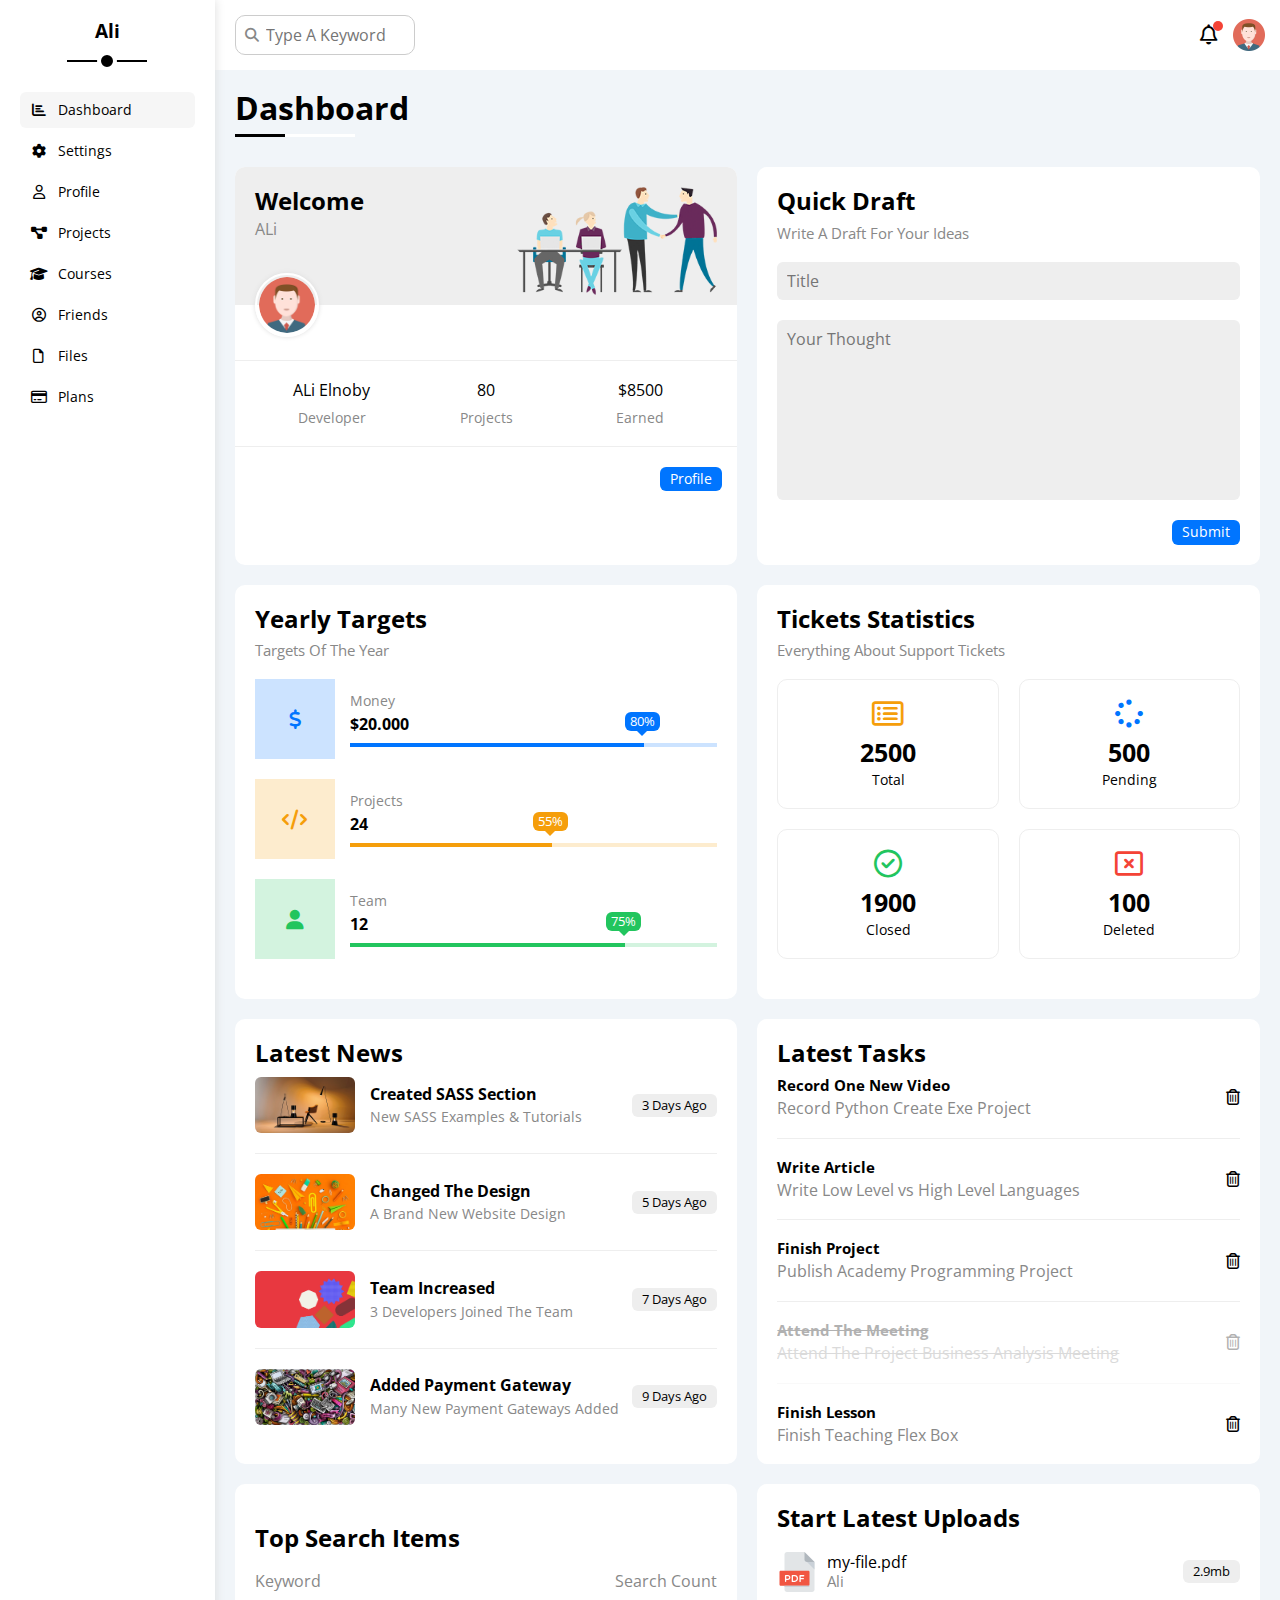
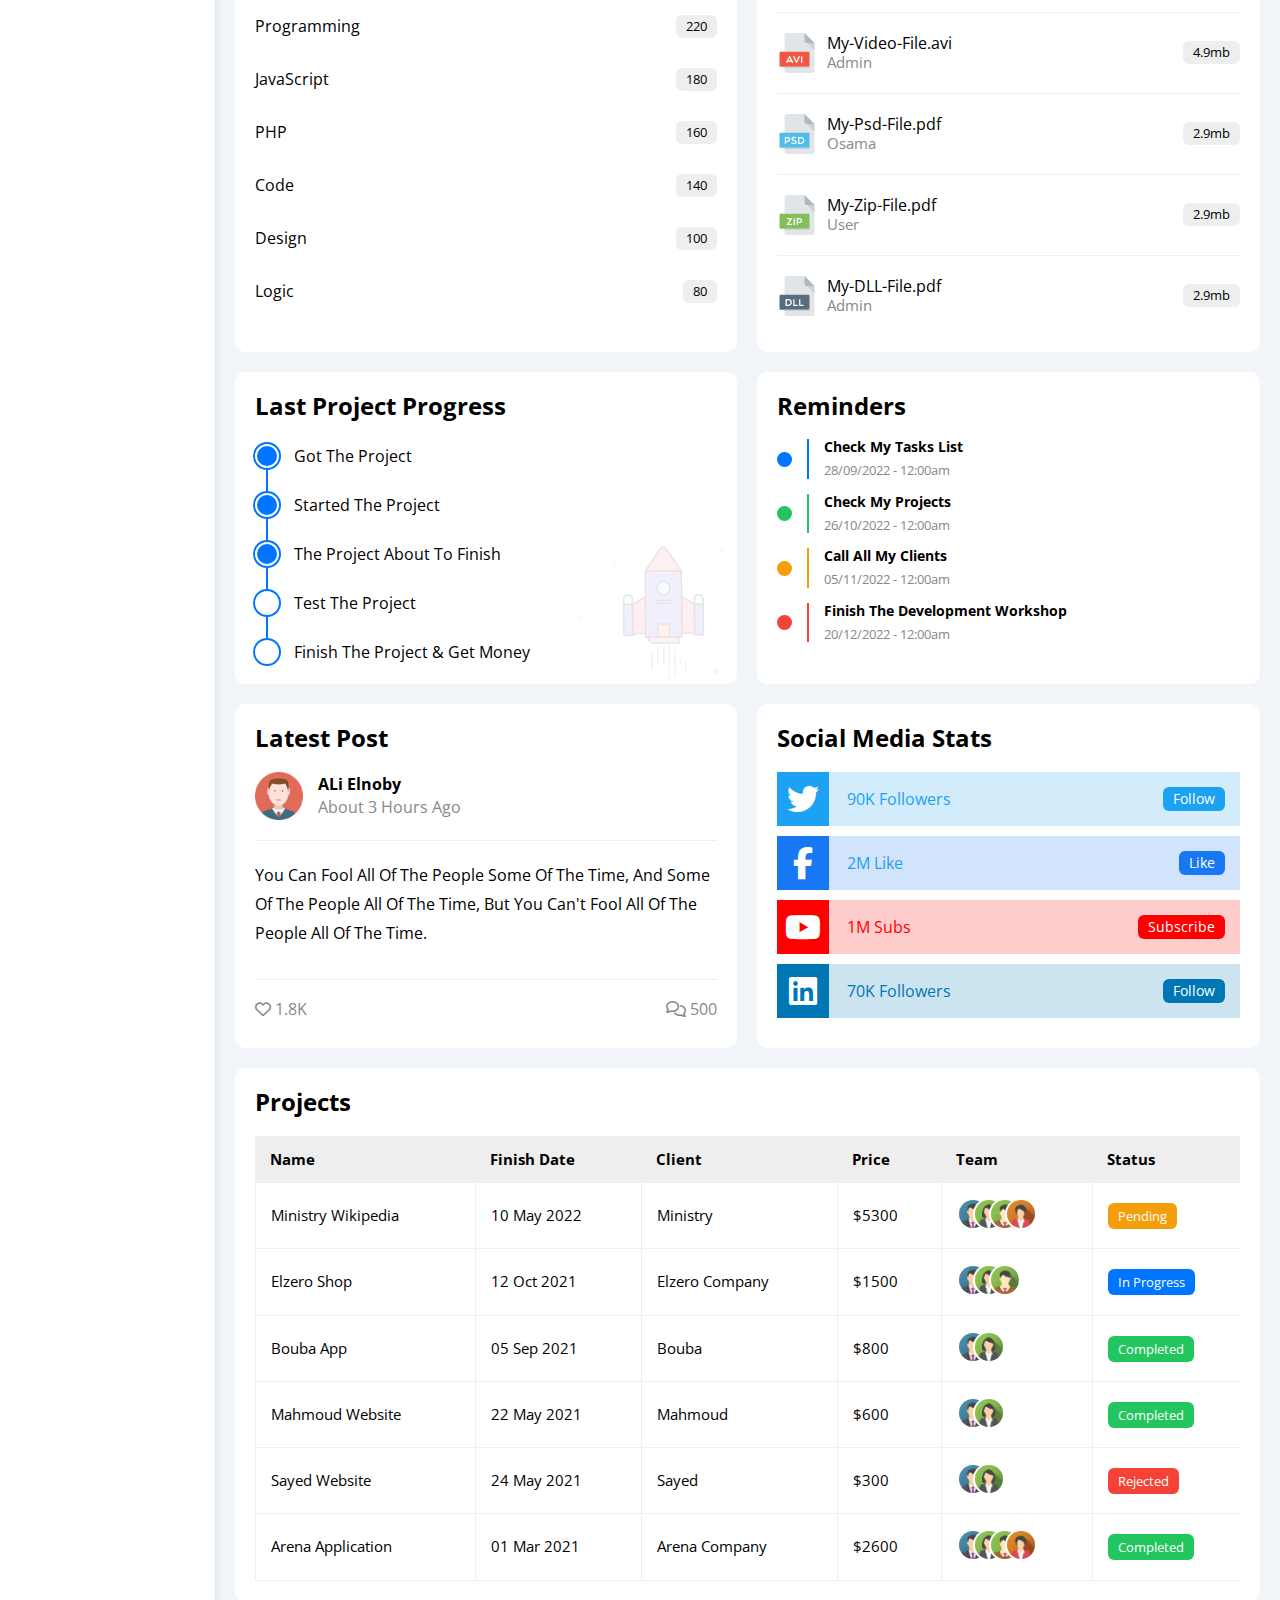
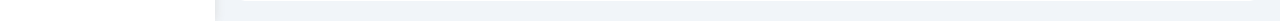
<file: index.html>
<!DOCTYPE html>
<html lang="en">
<head>
    <meta charset="UTF-8">
    <meta name="viewport" content="width=device-width, initial-scale=1.0">
    <link rel="stylesheet" href="CSS/all.min.css">
    <link rel="stylesheet" href="CSS/normalize.css">
    <link rel="stylesheet" href="CSS/Framework.css">
    <link rel="preconnect" href="https://fonts.googleapis.com">
    <link rel="preconnect" href="https://fonts.gstatic.com" crossorigin>
    <link href="https://fonts.googleapis.com/css2?family=Open+Sans:ital,wght@0,300..800;1,300..800&display=swap" rel="stylesheet">
    <link rel="stylesheet" href="CSS/style.css">
    <title>Dashboard</title>
</head>
<body>
    <div class="page d-flex">
        <div class="sidebar p-20 p-relative bg-white">
            <h3 class="p-relative text-c mt-0">Ali</h3>
            <ul>
                <li>
                    <a class="active d-flex align-c fs-14 c-black rad-6 p-10" href="index.html">
                        <i class="fa-solid fa-chart-bar fa-fw"></i>
                        <span>Dashboard</span>
                    </a>
                </li>
                <li>
                    <a class="d-flex align-c fs-14 c-black rad-6 p-10" href="settings.html">
                        <i class="fa-solid fa-gear fa-fw"></i>
                        <span>Settings</span>
                    </a>
                </li>
                <li>
                    <a class="d-flex align-c fs-14 c-black rad-6 p-10" href="profile.html">
                        <i class="fa-regular fa-user fa-fw"></i>
                        <span>Profile</span>
                    </a>
                </li>
                <li>
                    <a class="d-flex align-c fs-14 c-black rad-6 p-10" href="projects.html">
                        <i class="fa-solid fa-diagram-project fa-fw"></i>
                        <span>Projects</span>
                    </a>
                </li>
                <li>
                    <a class="d-flex align-c fs-14 c-black rad-6 p-10" href="courses.html">
                        <i class="fa-solid fa-graduation-cap fa-fw"></i>
                        <span>Courses</span>
                    </a>
                </li>
                <li>
                    <a class="d-flex align-c fs-14 c-black rad-6 p-10" href="friends.html">
                        <i class="fa-regular fa-circle-user fa-fw"></i>
                        <span>Friends</span>
                    </a>
                </li>
                <li>
                    <a class="d-flex align-c fs-14 c-black rad-6 p-10" href="files.html">
                        <i class="fa-regular fa-file fa-fw"></i>
                        <span>Files</span>
                    </a>
                </li>
                <li>
                    <a class="d-flex align-c fs-14 c-black rad-6 p-10" href="plans.html">
                        <i class="fa-regular fa-credit-card fa-fw"></i>
                        <span>Plans</span>
                    </a>
                </li>
            </ul>
        </div>
        <div class="content w-full">
            <!-- Start Head -->
            <div class="head bg-white p-15 between-flex">
                <div class="search p-relative">
                    <input class="p-10 rad-10" type="search" placeholder="Type A Keyword">
                </div>
                <div class="icon d-flex align-c">
                    <span class="notification p-relative">
                        <i class="fa-regular fa-bell fa-lg"></i>
                    </span>
                    <img src="image/avatar.png" alt="">
                </div>
            </div>
            <!-- End Head -->
            <h1 class="p-relative">Dashboard</h1>
            <div class="wrapper d-grid gap-20">
                <!-- Start Welcome -->
                <div class="Welcome bg-white rad-10 mobile-block text-c-mobile">
                    <div class="intro p-20 d-flex space-between bg-eee">
                        <div>
                            <h2 class="m-0">Welcome</h2>
                            <p class="c-gray mt-5">ALi</p>
                        </div>
                        <img src="image/welcome.png" alt="">
                    </div>
                    <img class="avatar" src="image/avatar.png" alt="">
                    <div class="body text-c d-flex p-20 mt-20  mb-20 mobile-block">
                        <div>
                            ALi Elnoby
                            <span class="d-block fs-14 c-gray mt-10">Developer</span>
                        </div>
                        <div>
                            80
                            <span class="d-block fs-14 c-gray mt-10">Projects</span>
                        </div>
                        <div>
                            $8500
                            <span class="d-block fs-14 c-gray mt-10">Earned</span>
                        </div>
                    </div>
                    <a class="visit d-block fs-14 bg-blue c-white w-fit btn-shape" href="profile.html">Profile</a>
                    <!--End Welcome -->
                </div>
                <!-- Start Quick Draft -->
                <div class="Quick_Draft p-20 bg-white rad-10 mobile-block text-c-mobile">
                    <h2 class="mt-0 mb-10">Quick Draft</h2>
                    <p class="c-gray mt-0 mb-20 fs-15">Write A Draft For Your Ideas</p>
                    <form>
                        <input class="d-block mb-20 w-full p-10 bg-eee rad-6 b-none" type="text" placeholder="Title">
                        <textarea class="bg-eee d-block w-full p-10 rad-6 b-none mb-20" placeholder="Your Thought"></textarea>
                        <input class="save bg-blue c-white b-none btn-shape d-block fs-14 w-fit" type="submit">
                    </form>
                    
                </div>
                <!-- End Quick Draft -->
                <!-- Start Yearly Targets -->
                <div class="targets p-20 bg-white rad-10">
                    <h2 class="mt-0 mb-10">Yearly Targets</h2>
                    <p class="mt-0 mb-20 c-gray fs-15">Targets Of The Year</p>
                    <div class="targets-row flex-align-center mb-20 blue">
                        <div class="icon center-flex">
                            <i class="fa-solid fa-dollar-sign fa-lg c-blue"></i>
                        </div>
                        <div class="details">
                            <span class="fs-14 c-gray">Money</span>
                            <span class="d-block mt-5 mb-10 fw-bold">$20.000</span>
                            <div class="progress p-relative">
                                <span style="width: 80%;" class="bg-blue blue">
                                    <span class="bg-blue">80%</span>
                                </span>
                            </div>
                        </div>
                    </div>
                    <div class="targets-row flex-align-center mb-20 orange">
                        <div class="icon center-flex">
                            <i class="fa-solid fa-code fa-lg c-orange"></i>
                        </div>
                        <div class="details">
                            <span class="fs-14 c-gray">Projects</span>
                            <span class="d-block mt-5 mb-10 fw-bold">24</span>
                            <div class="progress p-relative">
                                <span style="width: 55%;" class="bg-orange orange">
                                    <span class="bg-orange">55%</span>
                                </span>
                            </div>
                        </div>
                    </div>
                    <div class="targets-row flex-align-center mb-20 green">
                        <div class="icon center-flex">
                            <i class="fa-solid fa-user fa-lg c-green"></i>
                        </div>
                        <div class="details">
                            <span class="fs-14 c-gray">Team</span>
                            <span class="d-block mt-5 mb-10 fw-bold">12</span>
                            <div class="progress p-relative">
                                <span style="width: 75%;" class="bg-green green">
                                    <span class="bg-green">75%</span>
                                </span>
                            </div>
                        </div>
                    </div>
                </div>
                <!-- End Yearly Targets -->
                <!-- Start Tickets Statistics -->
                <div class="tickets bg-white p-20 rad-10">
                    <h2 class="mt-0 mb-10">Tickets Statistics</h2>
                    <p class="c-gray mt-0 mb-20 fs-15">Everything About Support Tickets</p>
                    <div class="d-flex text-c gap-20 f-wrap">
                        <div class="box p-20 rad-10 fs-14">
                            <i class="fa-regular fa-rectangle-list fa-2x mb-10 c-orange"></i>
                            <span class="fw-bold d-block fs-25 fw-bold c-black mb-5">2500</span>
                            Total
                        </div>
                        <div class="box p-20 rad-10 fs-14 ">
                            <i class="fa-solid fa-spinner fa-2x mb-10 c-blue"></i>
                            <span class="fw-bold d-block fs-25 fw-bold c-black mb-5">500</span>
                            Pending
                        </div>
                        <div class="box p-20 rad-10 fs-14">
                            <i class="fa-regular fa-circle-check fa-2x mb-10 c-green"></i>
                            <span class="fw-bold d-block fs-25 fw-bold c-black mb-5">1900</span>
                            Closed
                        </div>
                        <div class="box p-20 rad-10 fs-14">
                            <i class="fa-regular fa-rectangle-xmark fa-2x mb-10 c-red"></i>
                            <span class="fw-bold d-block fs-25 fw-bold c-black mb-5">100</span>
                            Deleted
                        </div>
                    </div>
                </div>
                <!-- End Tickets Statistics -->
                <!-- Sart News -->
                <div class="news bg-white p-20 rad-10">
                    <h2 class="mt-0 mb-10">Latest News</h2>
                    <div class="news-row d-flex align-c">
                        <img class="" src="image/news-01.png" alt="">
                        <div class="info ">
                            <h3>Created SASS Section</h3>
                            <p class="m-0 fs-14 c-gray">New SASS Examples & Tutorials</p>
                        </div>
                        <div class="btn-shape fs-13 bg-eee lable">3 Days Ago</div>
                    </div>
                    <div class="news-row d-flex align-c">
                        <img class="" src="image/news-02.png" alt="">
                        <div class="info ">
                            <h3>Changed The Design</h3>
                            <p class="m-0 fs-14 c-gray">A Brand New Website Design</p>
                        </div>
                        <div class="btn-shape fs-13 bg-eee lable">5 Days Ago</div>
                    </div>
                    <div class="news-row d-flex align-c">
                        <img class="" src="image/news-03.png" alt="">
                        <div class="info ">
                            <h3>Team Increased</h3>
                            <p class="m-0 fs-14 c-gray">3 Developers Joined The Team</p>
                        </div>
                        <div class="btn-shape fs-13 bg-eee lable">7 Days Ago</div>
                    </div>
                    <div class="news-row d-flex align-c">
                        <img class="" src="image/news-04.png" alt="">
                        <div class="info ">
                            <h3>Added Payment Gateway</h3>
                            <p class="m-0 fs-14 c-gray">Many New Payment Gateways Added</p>
                        </div>
                        <div class="btn-shape fs-13 bg-eee lable">9 Days Ago</div>
                    </div>
                </div>
                <!-- End News -->
                <!-- Start Tasks -->
                <div class="tasks bg-white p-20 rad-10">
                    <h2 class="mt-0 mb-10">Latest Tasks</h2>
                    <div class="tasks-row between-flex">
                        <div class="info">
                            <h3 class="mt-0 mb-5 fs-15">Record One New Video</h3>
                            <p class="m-0 c-gray">Record Python Create Exe Project</p>
                        </div>
                        <i class="fa-regular fa-trash-can delete"></i>
                    </div>
                    <div class="tasks-row between-flex">
                        <div class="info">
                            <h3 class="mt-0 mb-5 fs-15">Write Article</h3>
                            <p class="m-0 c-gray">Write Low Level vs High Level Languages</p>
                        </div>
                        <i class="fa-regular fa-trash-can delete"></i>
                    </div>
                    <div class="tasks-row between-flex">
                        <div class="info">
                            <h3 class="mt-0 mb-5 fs-15">Finish Project</h3>
                            <p class="m-0 c-gray">Publish Academy Programming Project</p>
                        </div>
                        <i class="fa-regular fa-trash-can delete"></i>
                    </div>
                    <div class="tasks-row between-flex done">
                        <div class="info">
                            <h3 class="mt-0 mb-5 fs-15"> <del>Attend The Meeting</del></h3>
                            <p class="m-0 c-gray"><del>Attend The Project Business Analysis Meeting</del></p>
                        </div>
                        <i class="fa-regular fa-trash-can delete"></i>
                    </div>
                    <div class="tasks-row between-flex">
                        <div class="info">
                            <h3 class="mt-0 mb-5 fs-15">Finish Lesson</h3>
                            <p class="m-0 c-gray">Finish Teaching Flex Box</p>
                        </div>
                        <i class="fa-regular fa-trash-can delete"></i>
                    </div>
                </div>
                <!-- End Tasks -->
                <!-- Start Top Search Items -->
                <div class="Top_Search_Items bg-white p-20 rad-10" >
                    <h2 class="">Top Search Items</h2>
                    <div class="items-head c-gray mb-10 between-flex">
                        <div class="c-gray">Keyword</div>
                        <div class="c-gray">Search Count</div>
                    </div>
                    <div class="items between-flex pt-15 pb-15">
                        <div>Programming</div>
                        <div class="bg-eee btn-shape fs-13 w-fit">220</div>
                    </div>
                    <div class="items between-flex pt-15 pb-15">
                        <div>JavaScript</div>
                        <div class="bg-eee btn-shape fs-13 w-fit">180</div>
                    </div>
                    <div class="items between-flex pt-15 pb-15">
                        <div>PHP</div>
                        <div class="bg-eee btn-shape fs-13 w-fit">160</div>
                    </div>
                    <div class="items between-flex pt-15 pb-15">
                        <div>Code</div>
                        <div class="bg-eee btn-shape fs-13 w-fit">140</div>
                    </div>
                    <div class="items between-flex pt-15 pb-15">
                        <div>Design</div>
                        <div class="bg-eee btn-shape fs-13 w-fit">100</div>
                    </div>
                    <div class="items between-flex pt-15 pb-15">
                        <div>Logic</div>
                        <div class="bg-eee btn-shape fs-13 w-fit">80</div>
                    </div>
                </div>
                <!-- End Top Search Items -->
                <!-- Start Latest Uploads -->
                <div class="Latest_Uploads bg-white p-20 rad-10">
                    <h2 class="mt-0 mb-20">Start Latest Uploads</h2>
                    <ul>
                        <li class="between-flex pb-10 mb-10">
                            <div class="d-flex align-c">
                                <img class="mr-10" src="image/pdf.svg" alt="">
                                <div class="info">
                                    <span class="d-block">my-file.pdf</span>
                                    <span class="c-gray fs-15">Ali</span>
                                </div>
                            </div>
                            
                            <div class="bg-eee btn-shape fs-13">2.9mb</div>
                        </li>
                        <li class="between-flex pb-10 mb-10">
                            <div class="d-flex align-c">
                                <img class="mr-10" src="image/avi.svg" alt="">
                                <div class="info">
                                    <span class="d-block">My-Video-File.avi</span>
                                    <span class="c-gray fs-15">Admin</span>
                                </div>
                            </div>
                            
                            <div class="bg-eee btn-shape fs-13">4.9mb</div>
                        </li>
                        <li class="between-flex pb-10 mb-10">
                            <div class="d-flex align-c">
                                <img class="mr-10" src="image/psd.svg" alt="">
                                <div class="info">
                                    <span class="d-block">My-Psd-File.pdf</span>
                                    <span class="c-gray fs-15">Osama</span>
                                </div>
                            </div>
                            
                            <div class="bg-eee btn-shape fs-13">2.9mb</div>
                        </li>
                        <li class="between-flex pb-10 mb-10">
                            <div class="d-flex align-c">
                                <img class="mr-10" src="image/zip.svg" alt="">
                                <div class="info">
                                    <span class="d-block">My-Zip-File.pdf</span>
                                    <span class="c-gray fs-15">User</span>
                                </div>
                            </div>
                            
                            <div class="bg-eee btn-shape fs-13">2.9mb</div>
                        </li>
                        <li class="between-flex pb-10 mb-10">
                            <div class="d-flex align-c">
                                <img class="mr-10" src="image/dll.svg" alt="">
                                <div class="info">
                                    <span class="d-block">My-DLL-File.pdf</span>
                                    <span class="c-gray fs-15">Admin</span>
                                </div>
                            </div>
                            
                            <div class="bg-eee btn-shape fs-13">2.9mb</div>
                        </li>
                    </ul>
                </div>
                <!-- End Latest Uploads -->
                <!-- Start Last Project Progress -->
                <div class="Last_Project_Progress bg-white p-20 rad-10 p-relative">
                    <h2 class="mt-0 mb-10">Last Project Progress</h2>
                    <ul class="m-0 p-relative">
                        <li class="mt-25 d-flex align-c done">Got The Project</li>
                        <li class="mt-25 d-flex align-c done">Started The Project</li>
                        <li class="mt-25 d-flex align-c done">The Project About To Finish</li>
                        <li class="mt-25 d-flex align-c current">Test The Project</li>
                        <li class="mt-25 d-flex align-c">Finish The Project & Get Money</li>
                    </ul>
                    <img class="launch-icon hide-mobile" src="image/project.png" alt="">
                </div>
                <!-- End Last Project Progress -->
                <!-- Start Reminders -->
                <div class="Reminders bg-white p-20 rad-10 p-relative">
                    <h2 class="mt-0 mb-20">Reminders</h2>
                    <ul class="m-0">
                        <li class="d-flex align-c mt-15">
                            <span class="key bg-blue d-block mr-15 rad-half"></span>
                            <div class="blue pl-15">
                                <p class="mt-0 fw-bold fs-14 mb-5">Check My Tasks List</p>
                                <span class="c-gray fs-13">28/09/2022 - 12:00am</span>
                            </div>
                        </li>
                        <li class="d-flex align-c mt-15">
                            <span class="key bg-green d-block mr-15 rad-half"></span>
                            <div class="green pl-15">
                                <p class="mt-0 fw-bold fs-14 mb-5">Check My Projects</p>
                                <span class="c-gray fs-13">26/10/2022 - 12:00am</span>
                            </div>
                        </li>
                        <li class="d-flex align-c mt-15">
                            <span class="key bg-orange d-block mr-15 rad-half"></span>
                            <div class="orange pl-15">
                                <p class="mt-0 fw-bold fs-14 mb-5">Call All My Clients</p>
                                <span class="c-gray fs-13">05/11/2022 - 12:00am</span>
                            </div>
                        </li>
                        <li class="d-flex align-c mt-15">
                            <span class="key bg-red d-block mr-15 rad-half"></span>
                            <div class="red pl-15">
                                <p class="mt-0 fw-bold fs-14 mb-5">Finish The Development Workshop</p>
                                <span class="c-gray fs-13">20/12/2022 - 12:00am</span>
                            </div>
                        </li>
                    </ul>
                </div>
                <!-- End Reminders -->
                <!-- Start Latest_Post -->
                <div class="Latest_Post bg-white p-20 rad-10 ">
                    <h2 class="mt-0 mb-20">Latest Post</h2>
                    <div class="top d-flex align-c">
                        <img class="mr-15" src="image/avatar.png" alt="">
                        <div class="info">
                            <span class="d-block mb-5 fw-bold">ALi Elnoby</span>
                            <span class="c-gray">About 3 Hours Ago</span>
                        </div>
                    </div>
                    <div class="post-content pt-20 pb-20 mb-20 mt-20">
                        You can fool all of the people some of the time, and some of the people all of the time, but you can't fool all of the people all of the time.
                    </div>
                    <div class="post-stats between-flex c-gray">
                        <div>
                            <i class="fa-regular fa-heart"></i>
                            <span>1.8K</span>
                        </div>
                        <div>
                            <i class="fa-regular fa-comments"></i>
                            <span>500</span>
                        </div>
                    </div>
                </div>
                <!-- End Latest_Post -->
                <!-- Start Social_Media_Stats -->
                <div class="Social_Media_Stats bg-white p-20 rad-10">
                    <h2 class="mt-0 mb-20">Social Media Stats</h2>
                    <div class="box twitter between-flex p-15 p-relative mb-10">
                        <i class="fa-brands fa-twitter fa-2x c-white h-full center-flex"></i>
                        <span>90K Followers</span>
                        <a class="btn-shape c-white bg-blue fs-14" href="#">Follow</a>
                    </div>
                    <div class="box facebook between-flex p-15 p-relative mb-10">
                        <i class="fa-brands fa-facebook-f fa-2x c-white h-full center-flex"></i>
                        <span>2M Like</span>
                        <a class="btn-shape c-white bg-blue fs-14" href="#">Like</a>
                    </div>
                    <div class="box youtube between-flex p-15 p-relative mb-10">
                        <i class="fa-brands fa-youtube fa-2x c-white h-full center-flex"></i>
                        <span>1M Subs</span>
                        <a class="btn-shape c-white bg-blue fs-14" href="#">Subscribe</a>
                    </div>
                    <div class="box linkedin between-flex p-15 p-relative mb-10">
                        <i class="fa-brands fa-linkedin fa-2x c-white h-full center-flex"></i>
                        <span>70K Followers</span>
                        <a class="btn-shape c-white bg-blue fs-14" href="#">Follow</a>
                    </div>
                </div>
                <!-- End Social_Media_Stats -->
            </div>
            <!-- Start Projects Table -->
            <div class="projects bg-white p-20 rad-10 m-20">
                <h2 class="mt-0 mb-20">Projects</h2>
                <div class="responsive-table">
                    <table class="fs-15 w-full">
                        <thead>
                            <tr>
                                <td>Name</td>
                                <td>Finish Date</td>
                                <td>Client</td>
                                <td>Price</td>
                                <td>Team</td>
                                <td>Status</td>
                            </tr>
                        </thead>
                        <tbody>
                            <tr>
                                <td>Ministry Wikipedia</td>
                                <td>10 May 2022</td>
                                <td>Ministry</td>
                                <td>$5300</td>
                                <td>
                                    <img src="image/team-01.png" alt="">
                                    <img src="image/team-02.png" alt="">
                                    <img src="image/team-03.png" alt="">
                                    <img src="image/team-04.png" alt="">
                                </td>
                                <td>
                                    <span class="lable btn-shape c-white bg-orange">Pending</span>
                                </td>
                            </tr>
                            <tr>
                                <td>Elzero Shop</td>
                                <td>12 Oct 2021</td>
                                <td>Elzero Company</td>
                                <td>$1500</td>
                                <td>
                                    <img src="image/team-01.png" alt="">
                                    <img src="image/team-02.png" alt="">
                                    <img src="image/team-03.png" alt="">
                                </td>
                                <td>
                                    <span class="lable btn-shape c-white bg-blue">In Progress</span>
                                </td>
                            </tr>
                            <tr>
                                <td>Bouba App</td>
                                <td>05 Sep 2021</td>
                                <td>Bouba</td>
                                <td>$800</td>
                                <td>
                                    <img src="image/team-01.png" alt="">
                                    <img src="image/team-02.png" alt="">
                                </td>
                                <td>
                                    <span class="lable btn-shape c-white bg-green">Completed</span>
                                </td>
                            </tr>
                            <tr>
                                <td>Mahmoud Website</td>
                                <td>22 May 2021</td>
                                <td>Mahmoud</td>
                                <td>$600</td>
                                <td>
                                    <img src="image/team-01.png" alt="">
                                    <img src="image/team-02.png" alt="">
                                </td>
                                <td>
                                    <span class="lable btn-shape c-white bg-green">Completed</span>
                                </td>
                            </tr>
                            <tr>
                                <td>Sayed Website</td>
                                <td>24 May 2021</td>
                                <td>Sayed</td>
                                <td>$300</td>
                                <td>
                                    <img src="image/team-01.png" alt="">
                                    <img src="image/team-02.png" alt="">
                                </td>
                                <td>
                                    <span class="lable btn-shape c-white bg-red">Rejected</span>
                                </td>
                            </tr>
                            <tr>
                                <td>Arena Application</td>
                                <td>01 Mar 2021</td>
                                <td>Arena Company</td>
                                <td>$2600</td>
                                <td>
                                    <img src="image/team-01.png" alt="">
                                    <img src="image/team-02.png" alt="">
                                    <img src="image/team-03.png" alt="">
                                    <img src="image/team-04.png" alt="">
                                </td>
                                <td>
                                    <span class="lable btn-shape c-white bg-green">Completed</span>
                                </td>
                            </tr>
                        </tbody>
                    </table>
                </div>
            </div>
            <!-- End Projects Table -->
        </div>
    </div>
</body>
</html>
</file>
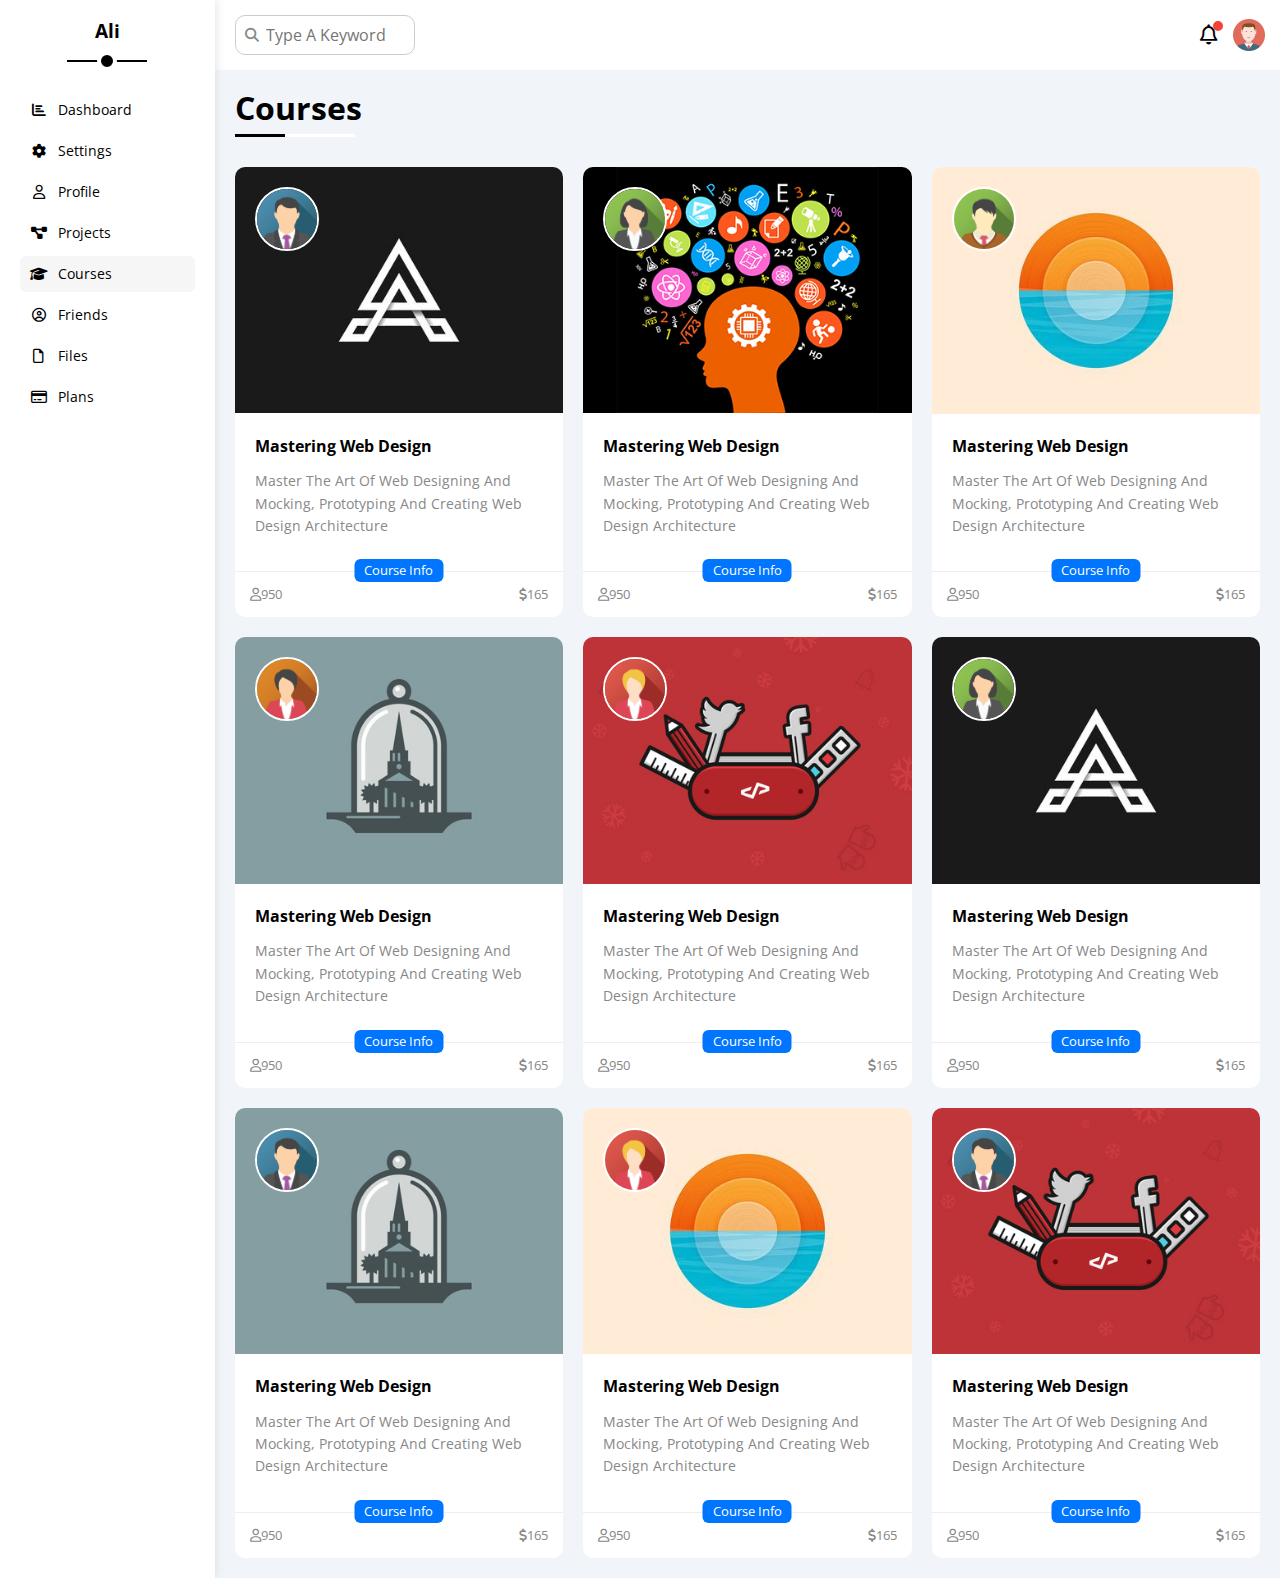
<file: courses.html>
<!DOCTYPE html>
<html lang="en">
<head>
    <meta charset="UTF-8">
    <meta name="viewport" content="width=device-width, initial-scale=1.0">
    <link rel="stylesheet" href="CSS/all.min.css">
    <link rel="stylesheet" href="CSS/normalize.css">
    <link rel="stylesheet" href="CSS/Framework.css">
    <link rel="preconnect" href="https://fonts.googleapis.com">
    <link rel="preconnect" href="https://fonts.gstatic.com" crossorigin>
    <link href="https://fonts.googleapis.com/css2?family=Open+Sans:ital,wght@0,300..800;1,300..800&display=swap" rel="stylesheet">
    <link rel="stylesheet" href="CSS/style.css">
    <title>Profile</title>
</head>
<body>
    <div class="page d-flex">
        <div class="sidebar p-20 p-relative bg-white">
            <h3 class="p-relative text-c mt-0">Ali</h3>
            <ul>
                <li>
                    <a class="d-flex align-c fs-14 c-black rad-6 p-10" href="index.html">
                        <i class="fa-solid fa-chart-bar fa-fw"></i>
                        <span>Dashboard</span>
                    </a>
                </li>
                <li>
                    <a class="d-flex align-c fs-14 c-black rad-6 p-10" href="settings.html">
                        <i class="fa-solid fa-gear fa-fw"></i>
                        <span>Settings</span>
                    </a>
                </li>
                <li>
                    <a class="d-flex align-c fs-14 c-black rad-6 p-10" href="profile.html">
                        <i class="fa-regular fa-user fa-fw"></i>
                        <span>Profile</span>
                    </a>
                </li>
                <li>
                    <a class="d-flex align-c fs-14 c-black rad-6 p-10" href="projects.html">
                        <i class="fa-solid fa-diagram-project fa-fw"></i>
                        <span>Projects</span>
                    </a>
                </li>
                <li>
                    <a class="active d-flex align-c fs-14 c-black rad-6 p-10" href="courses.html">
                        <i class="fa-solid fa-graduation-cap fa-fw"></i>
                        <span>Courses</span>
                    </a>
                </li>
                <li>
                    <a class="d-flex align-c fs-14 c-black rad-6 p-10" href="friends.html">
                        <i class="fa-regular fa-circle-user fa-fw"></i>
                        <span>Friends</span>
                    </a>
                </li>
                <li>
                    <a class="d-flex align-c fs-14 c-black rad-6 p-10" href="files.html">
                        <i class="fa-regular fa-file fa-fw"></i>
                        <span>Files</span>
                    </a>
                </li>
                <li>
                    <a class="d-flex align-c fs-14 c-black rad-6 p-10" href="plans.html">
                        <i class="fa-regular fa-credit-card fa-fw"></i>
                        <span>Plans</span>
                    </a>
                </li>
            </ul>
        </div>
        <div class="content w-full">
            <!-- Start Head -->
            <div class="head bg-white p-15 between-flex">
                <div class="search p-relative">
                    <input class="p-10 rad-10" type="search" placeholder="Type A Keyword">
                </div>
                <div class="icon d-flex align-c">
                    <span class="notification p-relative">
                        <i class="fa-regular fa-bell fa-lg"></i>
                    </span>
                    <img src="image/avatar.png" alt="">
                </div>
            </div>
            <!-- End Head -->
            <h1 class="p-relative">Courses</h1>
            <div class="courses-page d-grid m-20 gap-20">
                <div class="course bg-white rad-10 p-relative">
                    <img src="image/course-01.jpg" class="cover">
                    <img src="image/team-01.png" class="instructor">
                    <div class="p-20">
                        <h4 class="m-0">Mastering Web Design</h4>
                        <p class="description mt-15 fs-14 c-gray">Master The Art Of Web Designing And Mocking, Prototyping And Creating Web Design Architecture</p>
                    </div>
                    <div class="info p-relative between-flex p-15">
                        <span class="title btn-shape bg-blue c-white">Course Info</span>
                        <span class="c-gray"><i class="fa-regular fa-user"></i>950</span>
                        <span class="c-gray"><i class="fa-solid fa-dollar-sign"></i>165</span>
                    </div>
                </div>
                <div class="course bg-white rad-10 p-relative">
                    <img src="image/course-02.jpg" class="cover">
                    <img src="image/team-02.png" class="instructor">
                    <div class="p-20">
                        <h4 class="m-0">Mastering Web Design</h4>
                        <p class="description mt-15 fs-14 c-gray">Master The Art Of Web Designing And Mocking, Prototyping And Creating Web Design Architecture</p>
                    </div>
                    <div class="info p-relative between-flex p-15">
                        <span class="title btn-shape bg-blue c-white">Course Info</span>
                        <span class="c-gray"><i class="fa-regular fa-user"></i>950</span>
                        <span class="c-gray"><i class="fa-solid fa-dollar-sign"></i>165</span>
                    </div>
                </div>
                <div class="course bg-white rad-10 p-relative">
                    <img src="image/course-03.jpg" class="cover">
                    <img src="image/team-03.png" class="instructor">
                    <div class="p-20">
                        <h4 class="m-0">Mastering Web Design</h4>
                        <p class="description mt-15 fs-14 c-gray">Master The Art Of Web Designing And Mocking, Prototyping And Creating Web Design Architecture</p>
                    </div>
                    <div class="info p-relative between-flex p-15">
                        <span class="title btn-shape bg-blue c-white">Course Info</span>
                        <span class="c-gray"><i class="fa-regular fa-user"></i>950</span>
                        <span class="c-gray"><i class="fa-solid fa-dollar-sign"></i>165</span>
                    </div>
                </div>
                <div class="course bg-white rad-10 p-relative">
                    <img src="image/course-04.jpg" class="cover">
                    <img src="image/team-04.png" class="instructor">
                    <div class="p-20">
                        <h4 class="m-0">Mastering Web Design</h4>
                        <p class="description mt-15 fs-14 c-gray">Master The Art Of Web Designing And Mocking, Prototyping And Creating Web Design Architecture</p>
                    </div>
                    <div class="info p-relative between-flex p-15">
                        <span class="title btn-shape bg-blue c-white">Course Info</span>
                        <span class="c-gray"><i class="fa-regular fa-user"></i>950</span>
                        <span class="c-gray"><i class="fa-solid fa-dollar-sign"></i>165</span>
                    </div>
                </div>
                <div class="course bg-white rad-10 p-relative">
                    <img src="image/course-05.jpg" class="cover">
                    <img src="image/team-05.png" class="instructor">
                    <div class="p-20">
                        <h4 class="m-0">Mastering Web Design</h4>
                        <p class="description mt-15 fs-14 c-gray">Master The Art Of Web Designing And Mocking, Prototyping And Creating Web Design Architecture</p>
                    </div>
                    <div class="info p-relative between-flex p-15">
                        <span class="title btn-shape bg-blue c-white">Course Info</span>
                        <span class="c-gray"><i class="fa-regular fa-user"></i>950</span>
                        <span class="c-gray"><i class="fa-solid fa-dollar-sign"></i>165</span>
                    </div>
                </div>
                <div class="course bg-white rad-10 p-relative">
                    <img src="image/course-01.jpg" class="cover">
                    <img src="image/team-02.png" class="instructor">
                    <div class="p-20">
                        <h4 class="m-0">Mastering Web Design</h4>
                        <p class="description mt-15 fs-14 c-gray">Master The Art Of Web Designing And Mocking, Prototyping And Creating Web Design Architecture</p>
                    </div>
                    <div class="info p-relative between-flex p-15">
                        <span class="title btn-shape bg-blue c-white">Course Info</span>
                        <span class="c-gray"><i class="fa-regular fa-user"></i>950</span>
                        <span class="c-gray"><i class="fa-solid fa-dollar-sign"></i>165</span>
                    </div>
                </div>
                <div class="course bg-white rad-10 p-relative">
                    <img src="image/course-04.jpg" class="cover">
                    <img src="image/team-01.png" class="instructor">
                    <div class="p-20">
                        <h4 class="m-0">Mastering Web Design</h4>
                        <p class="description mt-15 fs-14 c-gray">Master The Art Of Web Designing And Mocking, Prototyping And Creating Web Design Architecture</p>
                    </div>
                    <div class="info p-relative between-flex p-15">
                        <span class="title btn-shape bg-blue c-white">Course Info</span>
                        <span class="c-gray"><i class="fa-regular fa-user"></i>950</span>
                        <span class="c-gray"><i class="fa-solid fa-dollar-sign"></i>165</span>
                    </div>
                </div>
                <div class="course bg-white rad-10 p-relative">
                    <img src="image/course-03.jpg" class="cover">
                    <img src="image/team-05.png" class="instructor">
                    <div class="p-20">
                        <h4 class="m-0">Mastering Web Design</h4>
                        <p class="description mt-15 fs-14 c-gray">Master The Art Of Web Designing And Mocking, Prototyping And Creating Web Design Architecture</p>
                    </div>
                    <div class="info p-relative between-flex p-15">
                        <span class="title btn-shape bg-blue c-white">Course Info</span>
                        <span class="c-gray"><i class="fa-regular fa-user"></i>950</span>
                        <span class="c-gray"><i class="fa-solid fa-dollar-sign"></i>165</span>
                    </div>
                </div>
                <div class="course bg-white rad-10 p-relative">
                    <img src="image/course-05.jpg" class="cover">
                    <img src="image/team-01.png" class="instructor">
                    <div class="p-20">
                        <h4 class="m-0">Mastering Web Design</h4>
                        <p class="description mt-15 fs-14 c-gray">Master The Art Of Web Designing And Mocking, Prototyping And Creating Web Design Architecture</p>
                    </div>
                    <div class="info p-relative between-flex p-15">
                        <span class="title btn-shape bg-blue c-white">Course Info</span>
                        <span class="c-gray"><i class="fa-regular fa-user"></i>950</span>
                        <span class="c-gray"><i class="fa-solid fa-dollar-sign"></i>165</span>
                    </div>
                </div>
            </div>
        </div>
    </div>
</body>
</html>
</file>
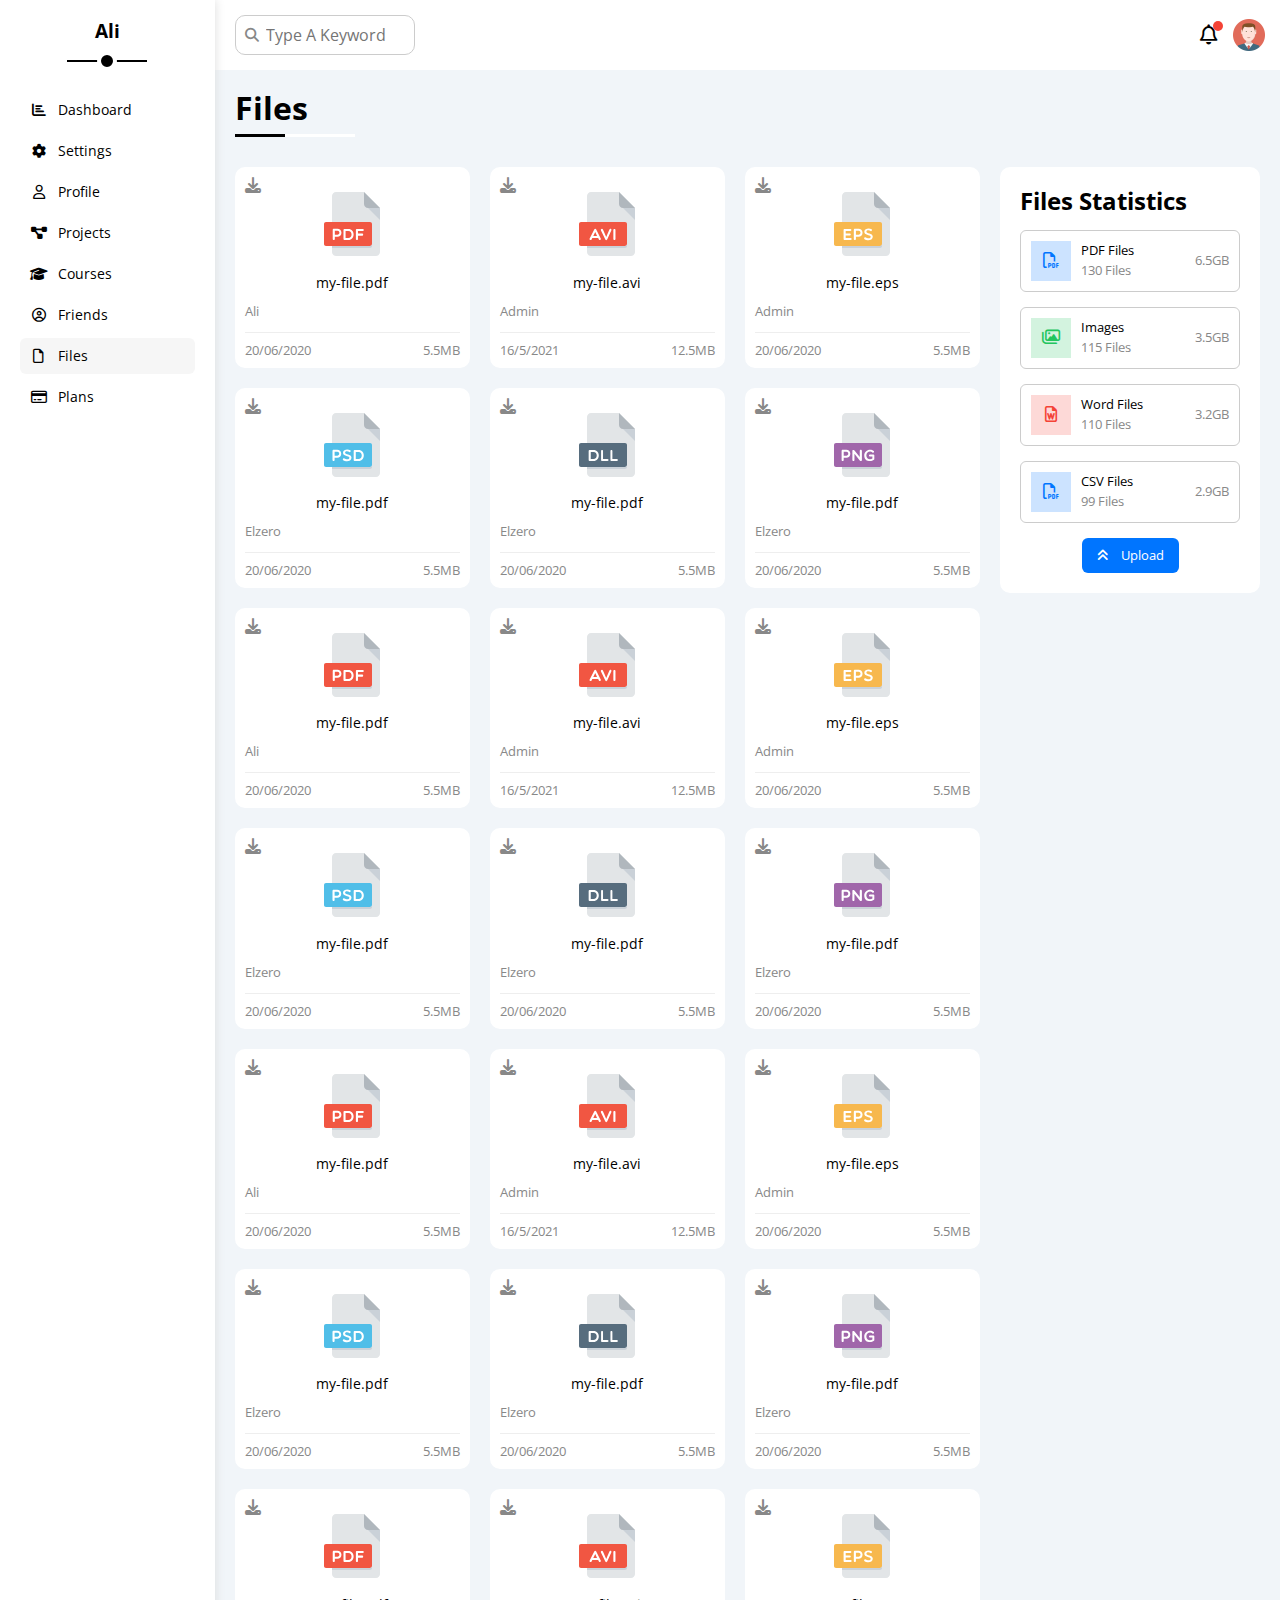
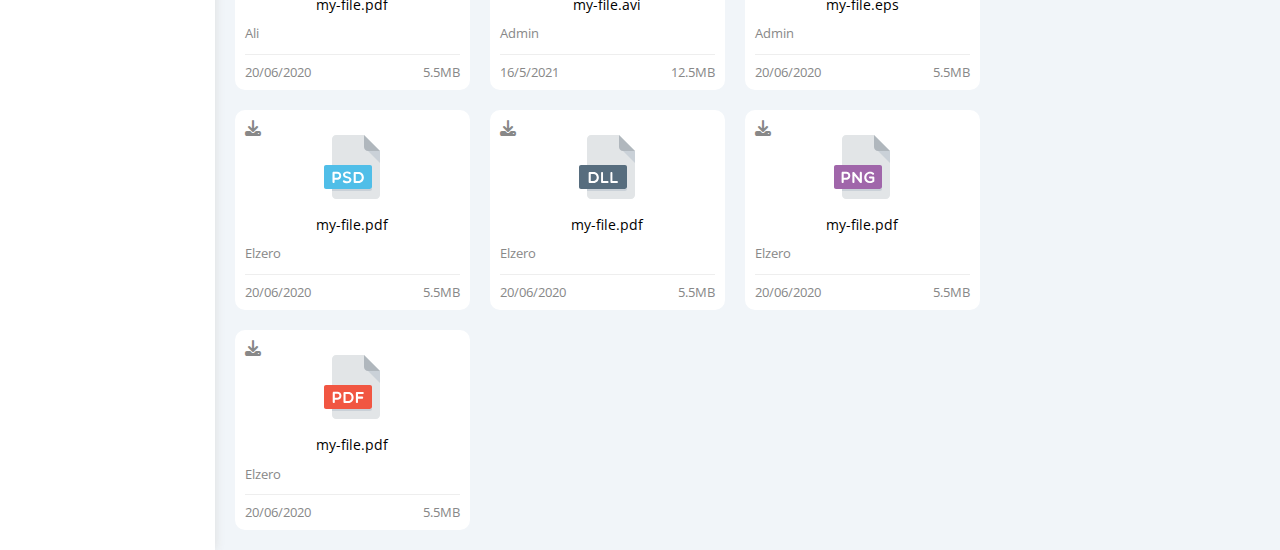
<file: files.html>
<!DOCTYPE html>
<html lang="en">
<head>
    <meta charset="UTF-8">
    <meta name="viewport" content="width=device-width, initial-scale=1.0">
    <link rel="stylesheet" href="CSS/all.min.css">
    <link rel="stylesheet" href="CSS/normalize.css">
    <link rel="stylesheet" href="CSS/Framework.css">
    <link rel="preconnect" href="https://fonts.googleapis.com">
    <link rel="preconnect" href="https://fonts.gstatic.com" crossorigin>
    <link href="https://fonts.googleapis.com/css2?family=Open+Sans:ital,wght@0,300..800;1,300..800&display=swap" rel="stylesheet">
    <link rel="stylesheet" href="CSS/style.css">
    <title>Profile</title>
</head>
<body>
    <div class="page d-flex">
        <div class="sidebar p-20 p-relative bg-white">
            <h3 class="p-relative text-c mt-0">Ali</h3>
            <ul>
                <li>
                    <a class="d-flex align-c fs-14 c-black rad-6 p-10" href="index.html">
                        <i class="fa-solid fa-chart-bar fa-fw"></i>
                        <span>Dashboard</span>
                    </a>
                </li>
                <li>
                    <a class="d-flex align-c fs-14 c-black rad-6 p-10" href="settings.html">
                        <i class="fa-solid fa-gear fa-fw"></i>
                        <span>Settings</span>
                    </a>
                </li>
                <li>
                    <a class="d-flex align-c fs-14 c-black rad-6 p-10" href="profile.html">
                        <i class="fa-regular fa-user fa-fw"></i>
                        <span>Profile</span>
                    </a>
                </li>
                <li>
                    <a class="d-flex align-c fs-14 c-black rad-6 p-10" href="projects.html">
                        <i class="fa-solid fa-diagram-project fa-fw"></i>
                        <span>Projects</span>
                    </a>
                </li>
                <li>
                    <a class="d-flex align-c fs-14 c-black rad-6 p-10" href="courses.html">
                        <i class="fa-solid fa-graduation-cap fa-fw"></i>
                        <span>Courses</span>
                    </a>
                </li>
                <li>
                    <a class="d-flex align-c fs-14 c-black rad-6 p-10" href="friends.html">
                        <i class="fa-regular fa-circle-user fa-fw"></i>
                        <span>Friends</span>
                    </a>
                </li>
                <li>
                    <a class="active d-flex align-c fs-14 c-black rad-6 p-10" href="files.html">
                        <i class="fa-regular fa-file fa-fw"></i>
                        <span>Files</span>
                    </a>
                </li>
                <li>
                    <a class="d-flex align-c fs-14 c-black rad-6 p-10" href="plans.html">
                        <i class="fa-regular fa-credit-card fa-fw"></i>
                        <span>Plans</span>
                    </a>
                </li>
            </ul>
        </div>
        <div class="content w-full">
            <!-- Start Head -->
            <div class="head bg-white p-15 between-flex">
                <div class="search p-relative">
                    <input class="p-10 rad-10" type="search" placeholder="Type A Keyword">
                </div>
                <div class="icon d-flex align-c">
                    <span class="notification p-relative">
                        <i class="fa-regular fa-bell fa-lg"></i>
                    </span>
                    <img src="image/avatar.png" alt="">
                </div>
            </div>
            <!-- End Head -->
            <h1 class="p-relative">Files</h1>
            <div class="files-page d-flex m-20 gap-20">
                <div class="files-stats bg-white rad-10 p-20">
                    <h2 class="mt-0 mb-15 text-c-mobile">Files Statistics</h2>
                    <div class="d-flex align-c p-10 rad-6 border-eee fs-13 mb-15">
                        <i class="fa-regular fa-file-pdf fa-lg blue center-flex c-blue icon"></i>
                        <div class="info">
                            <span>PDF Files</span>
                            <span class="c-gray d-block mt-5">130 Files</span>
                        </div>
                        <div class="size c-gray">6.5GB</div>
                    </div>
                    <div class="d-flex align-c p-10 rad-6 border-eee fs-13 mb-15">
                        <i class="fa-regular fa-images fa-lg green center-flex c-green icon"></i>
                        <div class="info">
                            <span>Images</span>
                            <span class="c-gray d-block mt-5">115 Files</span>
                        </div>
                        <div class="size c-gray">3.5GB</div>
                    </div>
                    <div class="d-flex align-c p-10 rad-6 border-eee fs-13 mb-15">
                        <i class="fa-regular fa-file-word fa-lg red center-flex c-red icon"></i>
                        <div class="info">
                            <span>Word Files</span>
                            <span class="c-gray d-block mt-5">110 Files</span>
                        </div>
                        <div class="size c-gray">3.2GB</div>
                    </div>
                    <div class="d-flex align-c p-10 rad-6 border-eee fs-13 mb-15">
                        <i class="fa-regular fa-file-pdf fa-lg blue center-flex c-blue icon"></i>
                        <div class="info">
                            <span>CSV Files</span>
                            <span class="c-gray d-block mt-5">99 Files</span>
                        </div>
                        <div class="size c-gray">2.9GB</div>
                    </div>
                    <a href="" class="upload bg-blue c-white fs-13 rad-6 d-block w-fit ">
                        <i class="fa-solid fa-angles-up mr-10"></i>
                        Upload
                    </a>
                </div>
                <div class="files-content d-grid gap-20">
                    <!-- Start File -->
                    <div class="file bg-white p-10 rad-10">
                        <i class="fa-solid fa-download c-gray p-absolute"></i>
                        <div class="icon text-c">
                            <img src="image/pdf.svg" class="mt-15 mb-15" alt="">
                        </div>
                        <div class="text-c mb-10 fs-14">my-file.pdf</div>
                        <p class="c-gray fs-13">Ali</p>
                        <div class="info between-flex mt-10 pt-10 fs-13 c-gray">
                            <span>20/06/2020</span>
                            <span>5.5MB</span>
                        </div>
                    </div>
                    <!-- End File -->
                    <!-- Start File -->
                    <div class="file bg-white p-10 rad-10">
                        <i class="fa-solid fa-download c-gray p-absolute"></i>
                        <div class="icon text-c">
                            <img src="image/avi.svg" class="mt-15 mb-15" alt="">
                        </div>
                        <div class="text-c mb-10 fs-14">my-file.avi</div>
                        <p class="c-gray fs-13">Admin</p>
                        <div class="info between-flex mt-10 pt-10 fs-13 c-gray">
                            <span>16/5/2021</span>
                            <span>12.5MB</span>
                        </div>
                    </div>
                    <!-- End File -->
                    <!-- Start File -->
                    <div class="file bg-white p-10 rad-10">
                        <i class="fa-solid fa-download c-gray p-absolute"></i>
                        <div class="icon text-c">
                            <img src="image/eps.svg" class="mt-15 mb-15" alt="">
                        </div>
                        <div class="text-c mb-10 fs-14">my-file.eps</div>
                        <p class="c-gray fs-13">Admin</p>
                        <div class="info between-flex mt-10 pt-10 fs-13 c-gray">
                            <span>20/06/2020</span>
                            <span>5.5MB</span>
                        </div>
                    </div>
                    <!-- End File -->
                    <!-- Start File -->
                    <div class="file bg-white p-10 rad-10">
                        <i class="fa-solid fa-download c-gray p-absolute"></i>
                        <div class="icon text-c">
                            <img src="image/psd.svg" class="mt-15 mb-15" alt="">
                        </div>
                        <div class="text-c mb-10 fs-14">my-file.pdf</div>
                        <p class="c-gray fs-13">Elzero</p>
                        <div class="info between-flex mt-10 pt-10 fs-13 c-gray">
                            <span>20/06/2020</span>
                            <span>5.5MB</span>
                        </div>
                    </div>
                    <!-- End File -->
                    <!-- Start File -->
                    <div class="file bg-white p-10 rad-10">
                        <i class="fa-solid fa-download c-gray p-absolute"></i>
                        <div class="icon text-c">
                            <img src="image/dll.svg" class="mt-15 mb-15" alt="">
                        </div>
                        <div class="text-c mb-10 fs-14">my-file.pdf</div>
                        <p class="c-gray fs-13">Elzero</p>
                        <div class="info between-flex mt-10 pt-10 fs-13 c-gray">
                            <span>20/06/2020</span>
                            <span>5.5MB</span>
                        </div>
                    </div>
                    <!-- End File -->
                    <!-- Start File -->
                    <div class="file bg-white p-10 rad-10">
                        <i class="fa-solid fa-download c-gray p-absolute"></i>
                        <div class="icon text-c">
                            <img src="image/png.svg" class="mt-15 mb-15" alt="">
                        </div>
                        <div class="text-c mb-10 fs-14">my-file.pdf</div>
                        <p class="c-gray fs-13">Elzero</p>
                        <div class="info between-flex mt-10 pt-10 fs-13 c-gray">
                            <span>20/06/2020</span>
                            <span>5.5MB</span>
                        </div>
                    </div>
                    <!-- End File -->
                    <!-- Start File -->
                    <div class="file bg-white p-10 rad-10">
                        <i class="fa-solid fa-download c-gray p-absolute"></i>
                        <div class="icon text-c">
                            <img src="image/pdf.svg" class="mt-15 mb-15" alt="">
                        </div>
                        <div class="text-c mb-10 fs-14">my-file.pdf</div>
                        <p class="c-gray fs-13">Ali</p>
                        <div class="info between-flex mt-10 pt-10 fs-13 c-gray">
                            <span>20/06/2020</span>
                            <span>5.5MB</span>
                        </div>
                    </div>
                    <!-- End File -->
                    <!-- Start File -->
                    <div class="file bg-white p-10 rad-10">
                        <i class="fa-solid fa-download c-gray p-absolute"></i>
                        <div class="icon text-c">
                            <img src="image/avi.svg" class="mt-15 mb-15" alt="">
                        </div>
                        <div class="text-c mb-10 fs-14">my-file.avi</div>
                        <p class="c-gray fs-13">Admin</p>
                        <div class="info between-flex mt-10 pt-10 fs-13 c-gray">
                            <span>16/5/2021</span>
                            <span>12.5MB</span>
                        </div>
                    </div>
                    <!-- End File -->
                    <!-- Start File -->
                    <div class="file bg-white p-10 rad-10">
                        <i class="fa-solid fa-download c-gray p-absolute"></i>
                        <div class="icon text-c">
                            <img src="image/eps.svg" class="mt-15 mb-15" alt="">
                        </div>
                        <div class="text-c mb-10 fs-14">my-file.eps</div>
                        <p class="c-gray fs-13">Admin</p>
                        <div class="info between-flex mt-10 pt-10 fs-13 c-gray">
                            <span>20/06/2020</span>
                            <span>5.5MB</span>
                        </div>
                    </div>
                    <!-- End File -->
                    <!-- Start File -->
                    <div class="file bg-white p-10 rad-10">
                        <i class="fa-solid fa-download c-gray p-absolute"></i>
                        <div class="icon text-c">
                            <img src="image/psd.svg" class="mt-15 mb-15" alt="">
                        </div>
                        <div class="text-c mb-10 fs-14">my-file.pdf</div>
                        <p class="c-gray fs-13">Elzero</p>
                        <div class="info between-flex mt-10 pt-10 fs-13 c-gray">
                            <span>20/06/2020</span>
                            <span>5.5MB</span>
                        </div>
                    </div>
                    <!-- End File -->
                    <!-- Start File -->
                    <div class="file bg-white p-10 rad-10">
                        <i class="fa-solid fa-download c-gray p-absolute"></i>
                        <div class="icon text-c">
                            <img src="image/dll.svg" class="mt-15 mb-15" alt="">
                        </div>
                        <div class="text-c mb-10 fs-14">my-file.pdf</div>
                        <p class="c-gray fs-13">Elzero</p>
                        <div class="info between-flex mt-10 pt-10 fs-13 c-gray">
                            <span>20/06/2020</span>
                            <span>5.5MB</span>
                        </div>
                    </div>
                    <!-- End File -->
                    <!-- Start File -->
                    <div class="file bg-white p-10 rad-10">
                        <i class="fa-solid fa-download c-gray p-absolute"></i>
                        <div class="icon text-c">
                            <img src="image/png.svg" class="mt-15 mb-15" alt="">
                        </div>
                        <div class="text-c mb-10 fs-14">my-file.pdf</div>
                        <p class="c-gray fs-13">Elzero</p>
                        <div class="info between-flex mt-10 pt-10 fs-13 c-gray">
                            <span>20/06/2020</span>
                            <span>5.5MB</span>
                        </div>
                    </div>
                    <!-- End File -->
                    <!-- Start File -->
                    <div class="file bg-white p-10 rad-10">
                        <i class="fa-solid fa-download c-gray p-absolute"></i>
                        <div class="icon text-c">
                            <img src="image/pdf.svg" class="mt-15 mb-15" alt="">
                        </div>
                        <div class="text-c mb-10 fs-14">my-file.pdf</div>
                        <p class="c-gray fs-13">Ali</p>
                        <div class="info between-flex mt-10 pt-10 fs-13 c-gray">
                            <span>20/06/2020</span>
                            <span>5.5MB</span>
                        </div>
                    </div>
                    <!-- End File -->
                    <!-- Start File -->
                    <div class="file bg-white p-10 rad-10">
                        <i class="fa-solid fa-download c-gray p-absolute"></i>
                        <div class="icon text-c">
                            <img src="image/avi.svg" class="mt-15 mb-15" alt="">
                        </div>
                        <div class="text-c mb-10 fs-14">my-file.avi</div>
                        <p class="c-gray fs-13">Admin</p>
                        <div class="info between-flex mt-10 pt-10 fs-13 c-gray">
                            <span>16/5/2021</span>
                            <span>12.5MB</span>
                        </div>
                    </div>
                    <!-- End File -->
                    <!-- Start File -->
                    <div class="file bg-white p-10 rad-10">
                        <i class="fa-solid fa-download c-gray p-absolute"></i>
                        <div class="icon text-c">
                            <img src="image/eps.svg" class="mt-15 mb-15" alt="">
                        </div>
                        <div class="text-c mb-10 fs-14">my-file.eps</div>
                        <p class="c-gray fs-13">Admin</p>
                        <div class="info between-flex mt-10 pt-10 fs-13 c-gray">
                            <span>20/06/2020</span>
                            <span>5.5MB</span>
                        </div>
                    </div>
                    <!-- End File -->
                    <!-- Start File -->
                    <div class="file bg-white p-10 rad-10">
                        <i class="fa-solid fa-download c-gray p-absolute"></i>
                        <div class="icon text-c">
                            <img src="image/psd.svg" class="mt-15 mb-15" alt="">
                        </div>
                        <div class="text-c mb-10 fs-14">my-file.pdf</div>
                        <p class="c-gray fs-13">Elzero</p>
                        <div class="info between-flex mt-10 pt-10 fs-13 c-gray">
                            <span>20/06/2020</span>
                            <span>5.5MB</span>
                        </div>
                    </div>
                    <!-- End File -->
                    <!-- Start File -->
                    <div class="file bg-white p-10 rad-10">
                        <i class="fa-solid fa-download c-gray p-absolute"></i>
                        <div class="icon text-c">
                            <img src="image/dll.svg" class="mt-15 mb-15" alt="">
                        </div>
                        <div class="text-c mb-10 fs-14">my-file.pdf</div>
                        <p class="c-gray fs-13">Elzero</p>
                        <div class="info between-flex mt-10 pt-10 fs-13 c-gray">
                            <span>20/06/2020</span>
                            <span>5.5MB</span>
                        </div>
                    </div>
                    <!-- End File -->
                    <!-- Start File -->
                    <div class="file bg-white p-10 rad-10">
                        <i class="fa-solid fa-download c-gray p-absolute"></i>
                        <div class="icon text-c">
                            <img src="image/png.svg" class="mt-15 mb-15" alt="">
                        </div>
                        <div class="text-c mb-10 fs-14">my-file.pdf</div>
                        <p class="c-gray fs-13">Elzero</p>
                        <div class="info between-flex mt-10 pt-10 fs-13 c-gray">
                            <span>20/06/2020</span>
                            <span>5.5MB</span>
                        </div>
                    </div>
                    <!-- End File -->
                    <!-- Start File -->
                    <div class="file bg-white p-10 rad-10">
                        <i class="fa-solid fa-download c-gray p-absolute"></i>
                        <div class="icon text-c">
                            <img src="image/pdf.svg" class="mt-15 mb-15" alt="">
                        </div>
                        <div class="text-c mb-10 fs-14">my-file.pdf</div>
                        <p class="c-gray fs-13">Ali</p>
                        <div class="info between-flex mt-10 pt-10 fs-13 c-gray">
                            <span>20/06/2020</span>
                            <span>5.5MB</span>
                        </div>
                    </div>
                    <!-- End File -->
                    <!-- Start File -->
                    <div class="file bg-white p-10 rad-10">
                        <i class="fa-solid fa-download c-gray p-absolute"></i>
                        <div class="icon text-c">
                            <img src="image/avi.svg" class="mt-15 mb-15" alt="">
                        </div>
                        <div class="text-c mb-10 fs-14">my-file.avi</div>
                        <p class="c-gray fs-13">Admin</p>
                        <div class="info between-flex mt-10 pt-10 fs-13 c-gray">
                            <span>16/5/2021</span>
                            <span>12.5MB</span>
                        </div>
                    </div>
                    <!-- End File -->
                    <!-- Start File -->
                    <div class="file bg-white p-10 rad-10">
                        <i class="fa-solid fa-download c-gray p-absolute"></i>
                        <div class="icon text-c">
                            <img src="image/eps.svg" class="mt-15 mb-15" alt="">
                        </div>
                        <div class="text-c mb-10 fs-14">my-file.eps</div>
                        <p class="c-gray fs-13">Admin</p>
                        <div class="info between-flex mt-10 pt-10 fs-13 c-gray">
                            <span>20/06/2020</span>
                            <span>5.5MB</span>
                        </div>
                    </div>
                    <!-- End File -->
                    <!-- Start File -->
                    <div class="file bg-white p-10 rad-10">
                        <i class="fa-solid fa-download c-gray p-absolute"></i>
                        <div class="icon text-c">
                            <img src="image/psd.svg" class="mt-15 mb-15" alt="">
                        </div>
                        <div class="text-c mb-10 fs-14">my-file.pdf</div>
                        <p class="c-gray fs-13">Elzero</p>
                        <div class="info between-flex mt-10 pt-10 fs-13 c-gray">
                            <span>20/06/2020</span>
                            <span>5.5MB</span>
                        </div>
                    </div>
                    <!-- End File -->
                    <!-- Start File -->
                    <div class="file bg-white p-10 rad-10">
                        <i class="fa-solid fa-download c-gray p-absolute"></i>
                        <div class="icon text-c">
                            <img src="image/dll.svg" class="mt-15 mb-15" alt="">
                        </div>
                        <div class="text-c mb-10 fs-14">my-file.pdf</div>
                        <p class="c-gray fs-13">Elzero</p>
                        <div class="info between-flex mt-10 pt-10 fs-13 c-gray">
                            <span>20/06/2020</span>
                            <span>5.5MB</span>
                        </div>
                    </div>
                    <!-- End File -->
                    <!-- Start File -->
                    <div class="file bg-white p-10 rad-10">
                        <i class="fa-solid fa-download c-gray p-absolute"></i>
                        <div class="icon text-c">
                            <img src="image/png.svg" class="mt-15 mb-15" alt="">
                        </div>
                        <div class="text-c mb-10 fs-14">my-file.pdf</div>
                        <p class="c-gray fs-13">Elzero</p>
                        <div class="info between-flex mt-10 pt-10 fs-13 c-gray">
                            <span>20/06/2020</span>
                            <span>5.5MB</span>
                        </div>
                    </div>
                    <!-- End File -->
                    
                    <div class="file bg-white p-10 rad-10">
                        <i class="fa-solid fa-download c-gray p-absolute"></i>
                        <div class="icon text-c">
                            <img src="image/pdf.svg" class="mt-15 mb-15" alt="">
                        </div>
                        <div class="text-c mb-10 fs-14">my-file.pdf</div>
                        <p class="c-gray fs-13">Elzero</p>
                        <div class="info between-flex mt-10 pt-10 fs-13 c-gray">
                            <span>20/06/2020</span>
                            <span>5.5MB</span>
                        </div>
                    </div>
                </div>
            </div>
        </div>
    </div>
</body>
</html>
</file>
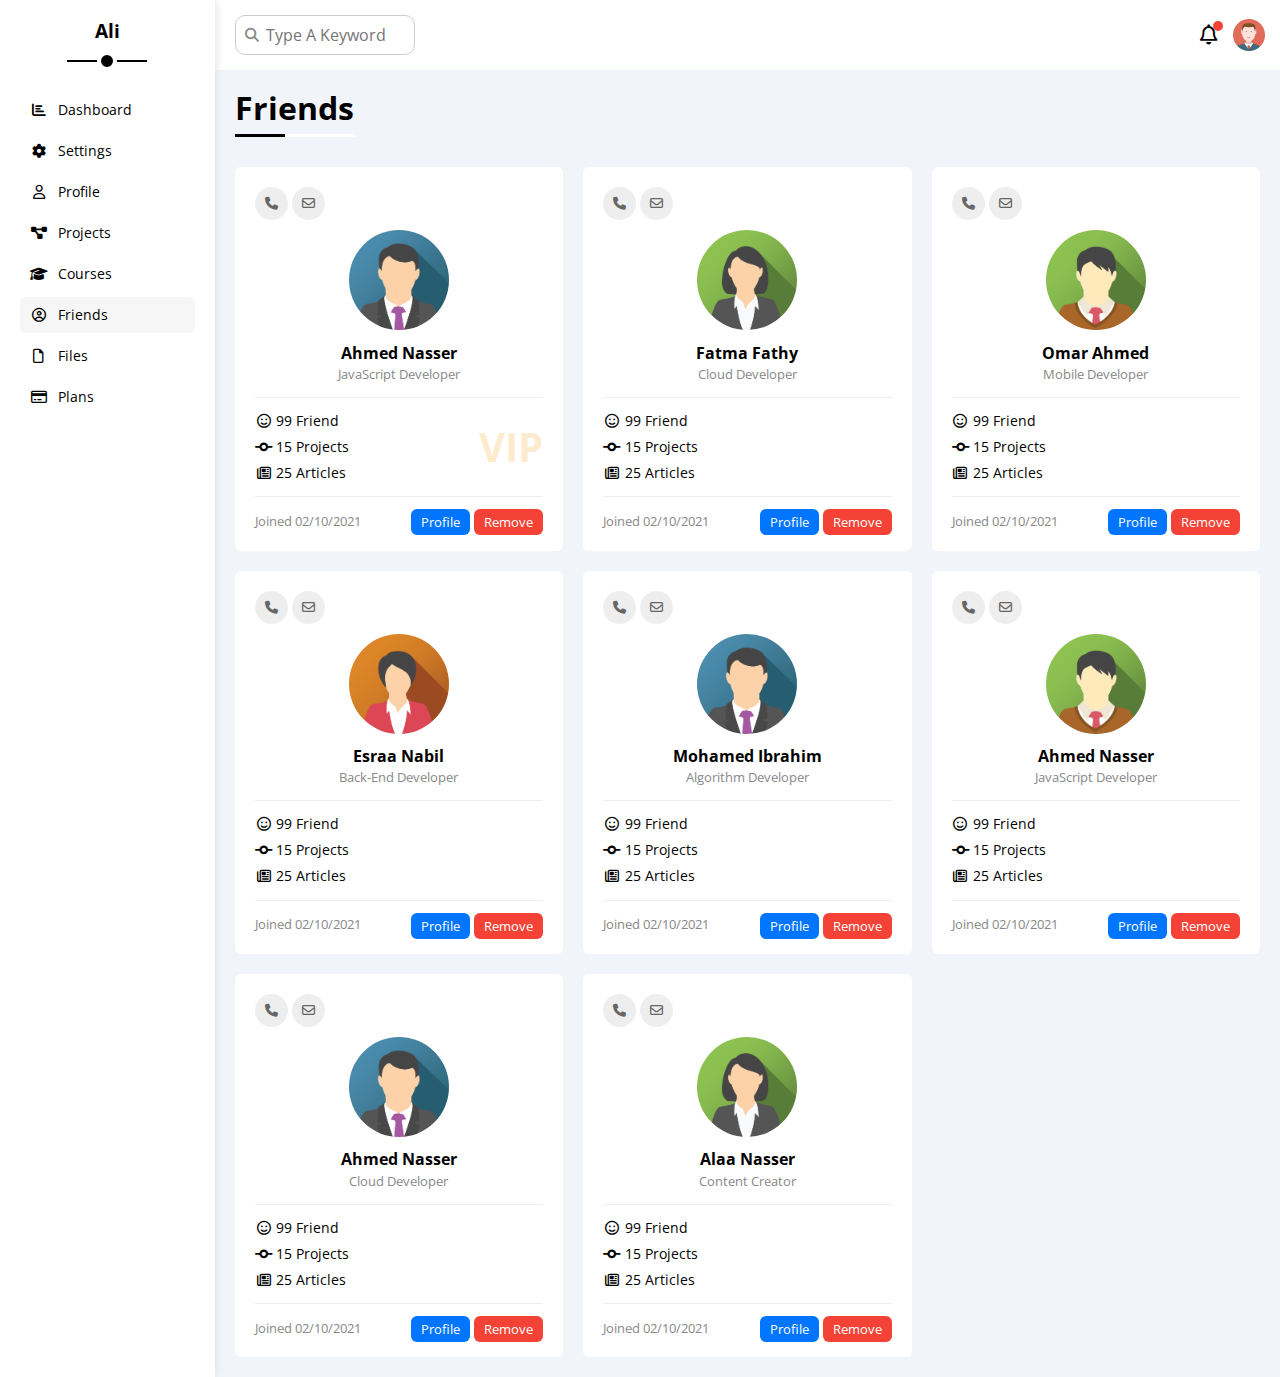
<file: friends.html>
<!DOCTYPE html>
<html lang="en">
<head>
    <meta charset="UTF-8">
    <meta name="viewport" content="width=device-width, initial-scale=1.0">
    <link rel="stylesheet" href="CSS/all.min.css">
    <link rel="stylesheet" href="CSS/normalize.css">
    <link rel="stylesheet" href="CSS/Framework.css">
    <link rel="preconnect" href="https://fonts.googleapis.com">
    <link rel="preconnect" href="https://fonts.gstatic.com" crossorigin>
    <link href="https://fonts.googleapis.com/css2?family=Open+Sans:ital,wght@0,300..800;1,300..800&display=swap" rel="stylesheet">
    <link rel="stylesheet" href="CSS/style.css">
    <title>Profile</title>
</head>
<body>
    <div class="page d-flex">
        <div class="sidebar p-20 p-relative bg-white">
            <h3 class="p-relative text-c mt-0">Ali</h3>
            <ul>
                <li>
                    <a class="d-flex align-c fs-14 c-black rad-6 p-10" href="index.html">
                        <i class="fa-solid fa-chart-bar fa-fw"></i>
                        <span>Dashboard</span>
                    </a>
                </li>
                <li>
                    <a class="d-flex align-c fs-14 c-black rad-6 p-10" href="settings.html">
                        <i class="fa-solid fa-gear fa-fw"></i>
                        <span>Settings</span>
                    </a>
                </li>
                <li>
                    <a class="d-flex align-c fs-14 c-black rad-6 p-10" href="profile.html">
                        <i class="fa-regular fa-user fa-fw"></i>
                        <span>Profile</span>
                    </a>
                </li>
                <li>
                    <a class="d-flex align-c fs-14 c-black rad-6 p-10" href="projects.html">
                        <i class="fa-solid fa-diagram-project fa-fw"></i>
                        <span>Projects</span>
                    </a>
                </li>
                <li>
                    <a class="d-flex align-c fs-14 c-black rad-6 p-10" href="courses.html">
                        <i class="fa-solid fa-graduation-cap fa-fw"></i>
                        <span>Courses</span>
                    </a>
                </li>
                <li>
                    <a class="active d-flex align-c fs-14 c-black rad-6 p-10" href="friends.html">
                        <i class="fa-regular fa-circle-user fa-fw"></i>
                        <span>Friends</span>
                    </a>
                </li>
                <li>
                    <a class="d-flex align-c fs-14 c-black rad-6 p-10" href="files.html">
                        <i class="fa-regular fa-file fa-fw"></i>
                        <span>Files</span>
                    </a>
                </li>
                <li>
                    <a class="d-flex align-c fs-14 c-black rad-6 p-10" href="plans.html">
                        <i class="fa-regular fa-credit-card fa-fw"></i>
                        <span>Plans</span>
                    </a>
                </li>
            </ul>
        </div>
        <div class="content w-full">
            <!-- Start Head -->
            <div class="head bg-white p-15 between-flex">
                <div class="search p-relative">
                    <input class="p-10 rad-10" type="search" placeholder="Type A Keyword">
                </div>
                <div class="icon d-flex align-c">
                    <span class="notification p-relative">
                        <i class="fa-regular fa-bell fa-lg"></i>
                    </span>
                    <img src="image/avatar.png" alt="">
                </div>
            </div>
            <!-- End Head -->
            <h1 class="p-relative">Friends</h1>
            <div class="friends-page d-grid m-20 gap-20">
                <!-- Start Friend -->
                <div class="friend bg-white rad-6 p-20 p-relative">
                    <div class="contact">
                        <i class="fa-solid fa-phone"></i>
                        <i class="fa-regular fa-envelope"></i>
                    </div>
                    <div class="text-c">
                        <img class="rad-half mt-10 mb-10 w-100 h-100" src="image/team-01.png" alt="">
                        <h4 class="m-0">Ahmed Nasser</h4>
                        <p class="c-gray mt-5 mb-0 fs-13">JavaScript Developer</p>
                    </div>
                    <div class="icon fs-14 p-relative">
                        <div class="mb-10">
                            <i class="fa-regular fa-face-smile fa-fw"></i>
                            <span>99 Friend</span>
                        </div>
                        <div class="mb-10">
                            <i class="fa-solid fa-code-commit fa-fw"></i>
                            <span>15 Projects</span>
                        </div>
                        <div>
                            <i class="fa-regular fa-newspaper fa-fw"></i>
                            <span>25 Articles</span>
                        </div>
                        <span class="vip fw-bold c-orange">VIP</span>
                    </div>
                    <div class="info between-flex">
                        <span class="c-gray fs-13">Joined 02/10/2021</span>
                        <div>
                            <a href="#" class="btn-shape bg-blue c-white w-fit fs-13">Profile</a>
                            <a href="#" class="btn-shape bg-red c-white w-fit fs-13">Remove</a>
                        </div>
                    </div>
                </div>
                <!-- End Friend -->
                <!-- Start Friend -->
                <div class="friend bg-white rad-6 p-20 p-relative">
                    <div class="contact">
                        <i class="fa-solid fa-phone"></i>
                        <i class="fa-regular fa-envelope"></i>
                    </div>
                    <div class="text-c">
                        <img class="rad-half mt-10 mb-10 w-100 h-100" src="image/team-02.png" alt="">
                        <h4 class="m-0">Fatma Fathy</h4>
                        <p class="c-gray mt-5 mb-0 fs-13">Cloud Developer</p>
                    </div>
                    <div class="icon fs-14 p-relative">
                        <div class="mb-10">
                            <i class="fa-regular fa-face-smile fa-fw"></i>
                            <span>99 Friend</span>
                        </div>
                        <div class="mb-10">
                            <i class="fa-solid fa-code-commit fa-fw"></i>
                            <span>15 Projects</span>
                        </div>
                        <div>
                            <i class="fa-regular fa-newspaper fa-fw"></i>
                            <span>25 Articles</span>
                        </div>
                    </div>
                    <div class="info between-flex">
                        <span class="c-gray fs-13">Joined 02/10/2021</span>
                        <div>
                            <a href="#" class="btn-shape bg-blue c-white w-fit fs-13">Profile</a>
                            <a href="#" class="btn-shape bg-red c-white w-fit fs-13">Remove</a>
                        </div>
                    </div>
                </div>
                <!-- End Friend -->
                <!-- Start Friend -->
                <div class="friend bg-white rad-6 p-20 p-relative">
                    <div class="contact">
                        <i class="fa-solid fa-phone"></i>
                        <i class="fa-regular fa-envelope"></i>
                    </div>
                    <div class="text-c">
                        <img class="rad-half mt-10 mb-10 w-100 h-100" src="image/team-03.png" alt="">
                        <h4 class="m-0">Omar Ahmed</h4>
                        <p class="c-gray mt-5 mb-0 fs-13">Mobile Developer</p>
                    </div>
                    <div class="icon fs-14 p-relative">
                        <div class="mb-10">
                            <i class="fa-regular fa-face-smile fa-fw"></i>
                            <span>99 Friend</span>
                        </div>
                        <div class="mb-10">
                            <i class="fa-solid fa-code-commit fa-fw"></i>
                            <span>15 Projects</span>
                        </div>
                        <div>
                            <i class="fa-regular fa-newspaper fa-fw"></i>
                            <span>25 Articles</span>
                        </div>
                    </div>
                    <div class="info between-flex">
                        <span class="c-gray fs-13">Joined 02/10/2021</span>
                        <div>
                            <a href="#" class="btn-shape bg-blue c-white w-fit fs-13">Profile</a>
                            <a href="#" class="btn-shape bg-red c-white w-fit fs-13">Remove</a>
                        </div>
                    </div>
                </div>
                <!-- End Friend -->
                <!-- Start Friend -->
                <div class="friend bg-white rad-6 p-20 p-relative">
                    <div class="contact">
                        <i class="fa-solid fa-phone"></i>
                        <i class="fa-regular fa-envelope"></i>
                    </div>
                    <div class="text-c">
                        <img class="rad-half mt-10 mb-10 w-100 h-100" src="image/team-04.png" alt="">
                        <h4 class="m-0">Esraa Nabil</h4>
                        <p class="c-gray mt-5 mb-0 fs-13">Back-End Developer</p>
                    </div>
                    <div class="icon fs-14 p-relative">
                        <div class="mb-10">
                            <i class="fa-regular fa-face-smile fa-fw"></i>
                            <span>99 Friend</span>
                        </div>
                        <div class="mb-10">
                            <i class="fa-solid fa-code-commit fa-fw"></i>
                            <span>15 Projects</span>
                        </div>
                        <div>
                            <i class="fa-regular fa-newspaper fa-fw"></i>
                            <span>25 Articles</span>
                        </div>
                    </div>
                    <div class="info between-flex">
                        <span class="c-gray fs-13">Joined 02/10/2021</span>
                        <div>
                            <a href="#" class="btn-shape bg-blue c-white w-fit fs-13">Profile</a>
                            <a href="#" class="btn-shape bg-red c-white w-fit fs-13">Remove</a>
                        </div>
                    </div>
                </div>
                <!-- Start Friend -->
                <div class="friend bg-white rad-6 p-20 p-relative">
                    <div class="contact">
                        <i class="fa-solid fa-phone"></i>
                        <i class="fa-regular fa-envelope"></i>
                    </div>
                    <div class="text-c">
                        <img class="rad-half mt-10 mb-10 w-100 h-100" src="image/team-01.png" alt="">
                        <h4 class="m-0">Mohamed Ibrahim</h4>
                        <p class="c-gray mt-5 mb-0 fs-13">Algorithm Developer</p>
                    </div>
                    <div class="icon fs-14 p-relative">
                        <div class="mb-10">
                            <i class="fa-regular fa-face-smile fa-fw"></i>
                            <span>99 Friend</span>
                        </div>
                        <div class="mb-10">
                            <i class="fa-solid fa-code-commit fa-fw"></i>
                            <span>15 Projects</span>
                        </div>
                        <div>
                            <i class="fa-regular fa-newspaper fa-fw"></i>
                            <span>25 Articles</span>
                        </div>
                    </div>
                    <div class="info between-flex">
                        <span class="c-gray fs-13">Joined 02/10/2021</span>
                        <div>
                            <a href="#" class="btn-shape bg-blue c-white w-fit fs-13">Profile</a>
                            <a href="#" class="btn-shape bg-red c-white w-fit fs-13">Remove</a>
                        </div>
                    </div>
                </div>
                <!-- End Friend -->
                <!-- Start Friend -->
                <div class="friend bg-white rad-6 p-20 p-relative">
                    <div class="contact">
                        <i class="fa-solid fa-phone"></i>
                        <i class="fa-regular fa-envelope"></i>
                    </div>
                    <div class="text-c">
                        <img class="rad-half mt-10 mb-10 w-100 h-100" src="image/team-03.png" alt="">
                        <h4 class="m-0">Ahmed Nasser</h4>
                        <p class="c-gray mt-5 mb-0 fs-13">JavaScript Developer</p>
                    </div>
                    <div class="icon fs-14 p-relative">
                        <div class="mb-10">
                            <i class="fa-regular fa-face-smile fa-fw"></i>
                            <span>99 Friend</span>
                        </div>
                        <div class="mb-10">
                            <i class="fa-solid fa-code-commit fa-fw"></i>
                            <span>15 Projects</span>
                        </div>
                        <div>
                            <i class="fa-regular fa-newspaper fa-fw"></i>
                            <span>25 Articles</span>
                        </div>
                    </div>
                    <div class="info between-flex">
                        <span class="c-gray fs-13">Joined 02/10/2021</span>
                        <div>
                            <a href="#" class="btn-shape bg-blue c-white w-fit fs-13">Profile</a>
                            <a href="#" class="btn-shape bg-red c-white w-fit fs-13">Remove</a>
                        </div>
                    </div>
                </div>
                <!-- End Friend -->
                <!-- Start Friend -->
                <div class="friend bg-white rad-6 p-20 p-relative">
                    <div class="contact">
                        <i class="fa-solid fa-phone"></i>
                        <i class="fa-regular fa-envelope"></i>
                    </div>
                    <div class="text-c">
                        <img class="rad-half mt-10 mb-10 w-100 h-100" src="image/team-01.png" alt="">
                        <h4 class="m-0">Ahmed Nasser</h4>
                        <p class="c-gray mt-5 mb-0 fs-13">Cloud Developer</p>
                    </div>
                    <div class="icon fs-14 p-relative">
                        <div class="mb-10">
                            <i class="fa-regular fa-face-smile fa-fw"></i>
                            <span>99 Friend</span>
                        </div>
                        <div class="mb-10">
                            <i class="fa-solid fa-code-commit fa-fw"></i>
                            <span>15 Projects</span>
                        </div>
                        <div>
                            <i class="fa-regular fa-newspaper fa-fw"></i>
                            <span>25 Articles</span>
                        </div>
                    </div>
                    <div class="info between-flex">
                        <span class="c-gray fs-13">Joined 02/10/2021</span>
                        <div>
                            <a href="#" class="btn-shape bg-blue c-white w-fit fs-13">Profile</a>
                            <a href="#" class="btn-shape bg-red c-white w-fit fs-13">Remove</a>
                        </div>
                    </div>
                </div>
                <!-- End Friend -->
                <!-- Start Friend -->
                <div class="friend bg-white rad-6 p-20 p-relative">
                    <div class="contact">
                        <i class="fa-solid fa-phone"></i>
                        <i class="fa-regular fa-envelope"></i>
                    </div>
                    <div class="text-c">
                        <img class="rad-half mt-10 mb-10 w-100 h-100" src="image/team-02.png" alt="">
                        <h4 class="m-0">Alaa Nasser</h4>
                        <p class="c-gray mt-5 mb-0 fs-13">Content Creator</p>
                    </div>
                    <div class="icon fs-14 p-relative">
                        <div class="mb-10">
                            <i class="fa-regular fa-face-smile fa-fw"></i>
                            <span>99 Friend</span>
                        </div>
                        <div class="mb-10">
                            <i class="fa-solid fa-code-commit fa-fw"></i>
                            <span>15 Projects</span>
                        </div>
                        <div>
                            <i class="fa-regular fa-newspaper fa-fw"></i>
                            <span>25 Articles</span>
                        </div>
                    </div>
                    <div class="info between-flex">
                        <span class="c-gray fs-13">Joined 02/10/2021</span>
                        <div>
                            <a href="#" class="btn-shape bg-blue c-white w-fit fs-13">Profile</a>
                            <a href="#" class="btn-shape bg-red c-white w-fit fs-13">Remove</a>
                        </div>
                    </div>
                </div>
                <!-- End Friend -->
            </div>
        </div>
    </div>
</body>
</html>
</file>
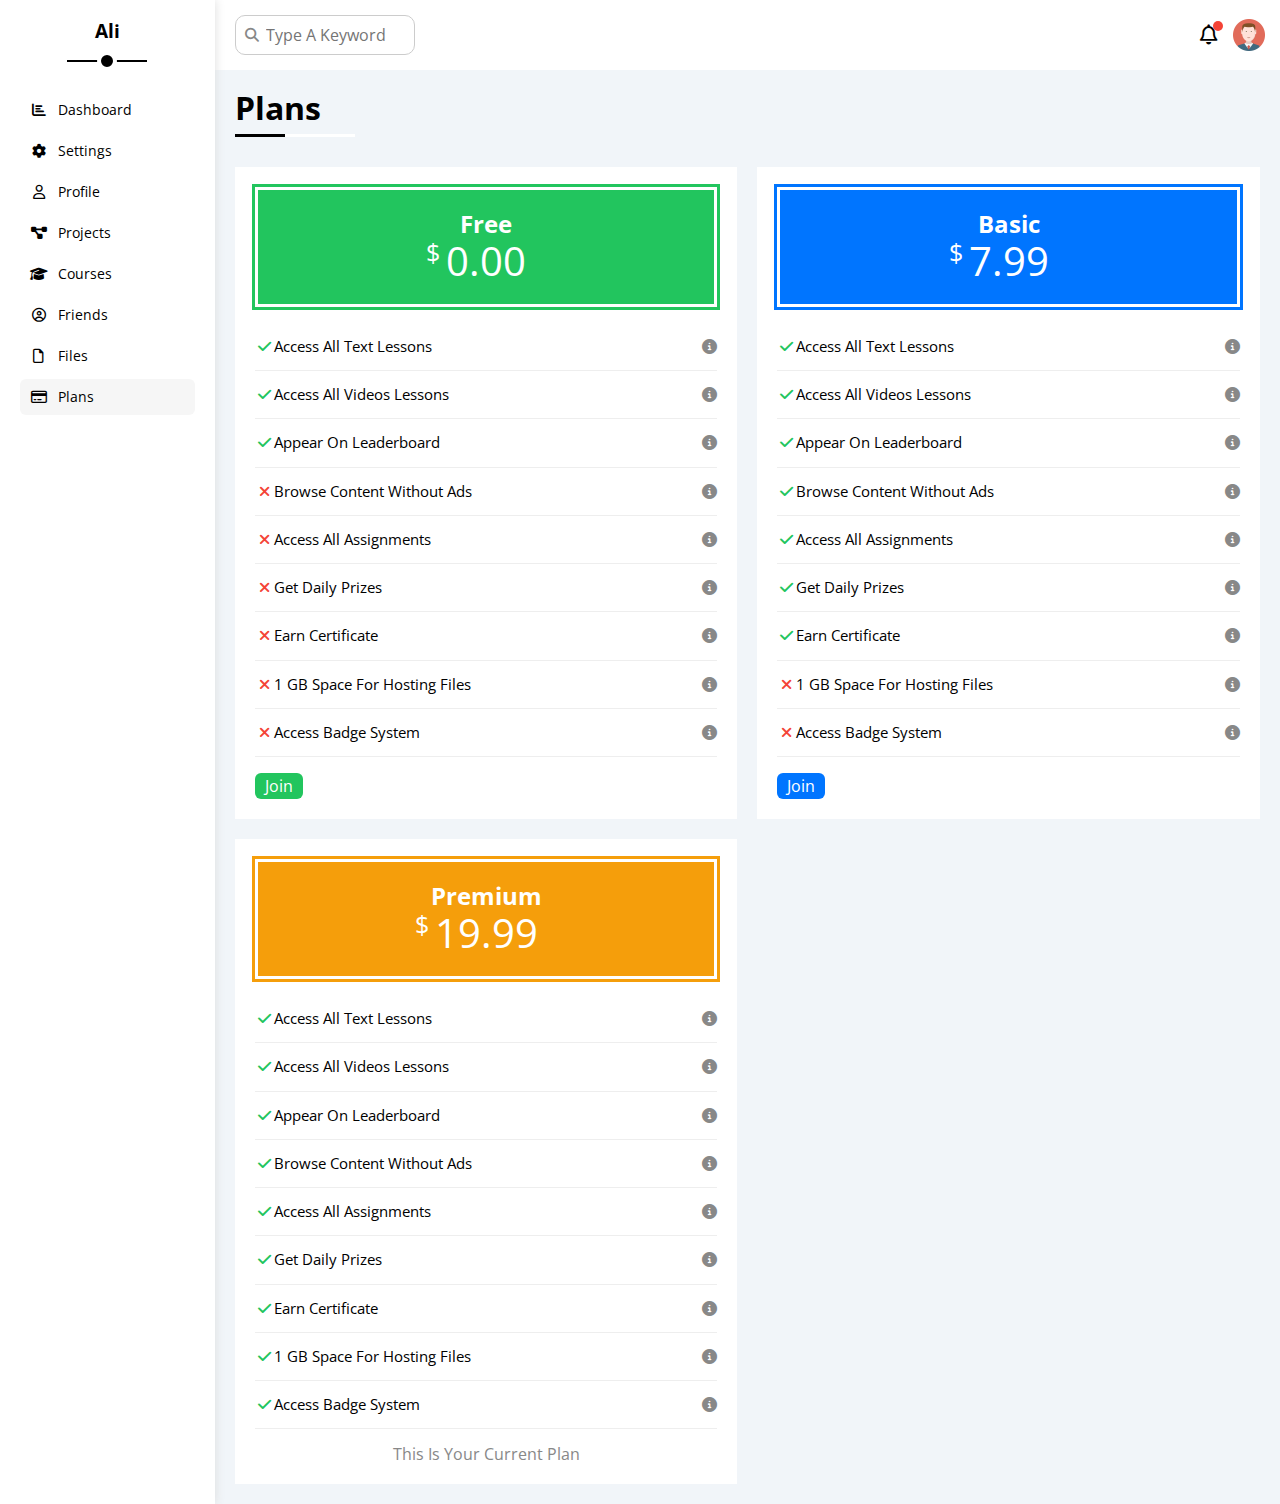
<file: plans.html>
<!DOCTYPE html>
<html lang="en">
<head>
    <meta charset="UTF-8">
    <meta name="viewport" content="width=device-width, initial-scale=1.0">
    <link rel="stylesheet" href="CSS/all.min.css">
    <link rel="stylesheet" href="CSS/normalize.css">
    <link rel="stylesheet" href="CSS/Framework.css">
    <link rel="preconnect" href="https://fonts.googleapis.com">
    <link rel="preconnect" href="https://fonts.gstatic.com" crossorigin>
    <link href="https://fonts.googleapis.com/css2?family=Open+Sans:ital,wght@0,300..800;1,300..800&display=swap" rel="stylesheet">
    <link rel="stylesheet" href="CSS/style.css">
    <title>Profile</title>
</head>
<body>
    <div class="page d-flex">
        <div class="sidebar p-20 p-relative bg-white">
            <h3 class="p-relative text-c mt-0">Ali</h3>
            <ul>
                <li>
                    <a class="d-flex align-c fs-14 c-black rad-6 p-10" href="index.html">
                        <i class="fa-solid fa-chart-bar fa-fw"></i>
                        <span>Dashboard</span>
                    </a>
                </li>
                <li>
                    <a class="d-flex align-c fs-14 c-black rad-6 p-10" href="settings.html">
                        <i class="fa-solid fa-gear fa-fw"></i>
                        <span>Settings</span>
                    </a>
                </li>
                <li>
                    <a class="d-flex align-c fs-14 c-black rad-6 p-10" href="profile.html">
                        <i class="fa-regular fa-user fa-fw"></i>
                        <span>Profile</span>
                    </a>
                </li>
                <li>
                    <a class="d-flex align-c fs-14 c-black rad-6 p-10" href="projects.html">
                        <i class="fa-solid fa-diagram-project fa-fw"></i>
                        <span>Projects</span>
                    </a>
                </li>
                <li>
                    <a class="d-flex align-c fs-14 c-black rad-6 p-10" href="courses.html">
                        <i class="fa-solid fa-graduation-cap fa-fw"></i>
                        <span>Courses</span>
                    </a>
                </li>
                <li>
                    <a class="d-flex align-c fs-14 c-black rad-6 p-10" href="friends.html">
                        <i class="fa-regular fa-circle-user fa-fw"></i>
                        <span>Friends</span>
                    </a>
                </li>
                <li>
                    <a class="d-flex align-c fs-14 c-black rad-6 p-10" href="files.html">
                        <i class="fa-regular fa-file fa-fw"></i>
                        <span>Files</span>
                    </a>
                </li>
                <li>
                    <a class="active d-flex align-c fs-14 c-black rad-6 p-10" href="plans.html">
                        <i class="fa-regular fa-credit-card fa-fw"></i>
                        <span>Plans</span>
                    </a>
                </li>
            </ul>
        </div>
        <div class="content w-full">
            <!-- Start Head -->
            <div class="head bg-white p-15 between-flex">
                <div class="search p-relative">
                    <input class="p-10 rad-10" type="search" placeholder="Type A Keyword">
                </div>
                <div class="icon d-flex align-c">
                    <span class="notification p-relative">
                        <i class="fa-regular fa-bell fa-lg"></i>
                    </span>
                    <img src="image/avatar.png" alt="">
                </div>
            </div>
            <!-- End Head -->
            <h1 class="p-relative">Plans</h1>
            <div class="plans-page d-grid m-20 gap-20">
                <!-- Start Plan -->
                <div class="plan green bg-white p-20">
                    <div class="top bg-green p-20 text-c">
                        <h2 class="m-0 c-white">Free</h2>
                        <div class="price c-white">
                            <span>$</span>
                            0.00
                        </div>
                    </div>
                    <ul>
                        <li>
                            <i class="fa-solid fa-check fa-fw yes"></i>
                            <span>Access All Text Lessons</span>
                            <i class="fa-solid fa-circle-info help"></i>
                        </li>
                        <li>
                            <i class="fa-solid fa-check fa-fw yes"></i>
                            <span>Access All Videos Lessons</span>
                            <i class="fa-solid fa-circle-info help"></i>
                        </li>
                        <li>
                            <i class="fa-solid fa-check fa-fw yes"></i>
                            <span>Appear On Leaderboard</span>
                            <i class="fa-solid fa-circle-info help"></i>
                        </li>
                        <li>
                            <i class="fa-solid fa-xmark fa-fw"></i>
                            <span>Browse Content Without Ads</span>
                            <i class="fa-solid fa-circle-info help"></i>
                        </li>
                        <li>
                            <i class="fa-solid fa-xmark fa-fw"></i>
                            <span>Access All Assignments</span>
                            <i class="fa-solid fa-circle-info help"></i>
                        </li>
                        <li>
                            <i class="fa-solid fa-xmark fa-fw"></i>
                            <span>Get Daily Prizes</span>
                            <i class="fa-solid fa-circle-info help"></i>
                        </li>
                        <li>
                            <i class="fa-solid fa-xmark fa-fw"></i>
                            <span>Earn Certificate</span>
                            <i class="fa-solid fa-circle-info help"></i>
                        </li>
                        <li>
                            <i class="fa-solid fa-xmark fa-fw"></i>
                            <span>1 GB Space For Hosting Files</span>
                            <i class="fa-solid fa-circle-info help"></i>
                        </li>
                        <li>
                            <i class="fa-solid fa-xmark fa-fw"></i>
                            <span>Access Badge System</span>
                            <i class="fa-solid fa-circle-info help"></i>
                        </li>
                    </ul>
                    <a href="#" class="btn-shape bg-green c-white d-block w-fit">Join</a>
                </div>
                <!-- End Plan -->
                <!-- Start Plan -->
                <div class="plan blue bg-white p-20">
                    <div class="top bg-blue p-20 text-c">
                        <h2 class="m-0 c-white">Basic</h2>
                        <div class="price c-white">
                            <span>$</span>
                            7.99
                        </div>
                    </div>
                    <ul>
                        <li>
                            <i class="fa-solid fa-check fa-fw yes"></i>
                            <span>Access All Text Lessons</span>
                            <i class="fa-solid fa-circle-info help"></i>
                        </li>
                        <li>
                            <i class="fa-solid fa-check fa-fw yes"></i>
                            <span>Access All Videos Lessons</span>
                            <i class="fa-solid fa-circle-info help"></i>
                        </li>
                        <li>
                            <i class="fa-solid fa-check fa-fw yes"></i>
                            <span>Appear On Leaderboard</span>
                            <i class="fa-solid fa-circle-info help"></i>
                        </li>
                        <li>
                            <i class="fa-solid fa-check fa-fw yes"></i>
                            <span>Browse Content Without Ads</span>
                            <i class="fa-solid fa-circle-info help"></i>
                        </li>
                        <li>
                            <i class="fa-solid fa-check fa-fw yes"></i>
                            <span>Access All Assignments</span>
                            <i class="fa-solid fa-circle-info help"></i>
                        </li>
                        <li>
                            <i class="fa-solid fa-check fa-fw yes"></i>
                            <span>Get Daily Prizes</span>
                            <i class="fa-solid fa-circle-info help"></i>
                        </li>
                        <li>
                            <i class="fa-solid fa-check fa-fw yes"></i>
                            <span>Earn Certificate</span>
                            <i class="fa-solid fa-circle-info help"></i>
                        </li>
                        <li>
                            <i class="fa-solid fa-xmark fa-fw"></i>
                            <span>1 GB Space For Hosting Files</span>
                            <i class="fa-solid fa-circle-info help"></i>
                        </li>
                        <li>
                            <i class="fa-solid fa-xmark fa-fw"></i>
                            <span>Access Badge System</span>
                            <i class="fa-solid fa-circle-info help"></i>
                        </li>
                    </ul>
                    <a href="#" class="btn-shape bg-blue c-white d-block w-fit">Join</a>
                </div>
                <!-- End Plan -->
                <!-- Start Plan -->
                <div class="plan orange bg-white p-20">
                    <div class="top bg-orange p-20 text-c">
                        <h2 class="m-0 c-white">Premium</h2>
                        <div class="price c-white">
                            <span>$</span>
                            19.99
                        </div>
                    </div>
                    <ul>
                        <li>
                            <i class="fa-solid fa-check fa-fw yes"></i>
                            <span>Access All Text Lessons</span>
                            <i class="fa-solid fa-circle-info help"></i>
                        </li>
                        <li>
                            <i class="fa-solid fa-check fa-fw yes"></i>
                            <span>Access All Videos Lessons</span>
                            <i class="fa-solid fa-circle-info help"></i>
                        </li>
                        <li>
                            <i class="fa-solid fa-check fa-fw yes"></i>
                            <span>Appear On Leaderboard</span>
                            <i class="fa-solid fa-circle-info help"></i>
                        </li>
                        <li>
                            <i class="fa-solid fa-check fa-fw yes"></i>
                            <span>Browse Content Without Ads</span>
                            <i class="fa-solid fa-circle-info help"></i>
                        </li>
                        <li>
                            <i class="fa-solid fa-check fa-fw yes"></i>
                            <span>Access All Assignments</span>
                            <i class="fa-solid fa-circle-info help"></i>
                        </li>
                        <li>
                            <i class="fa-solid fa-check fa-fw yes"></i>
                            <span>Get Daily Prizes</span>
                            <i class="fa-solid fa-circle-info help"></i>
                        </li>
                        <li>
                            <i class="fa-solid fa-check fa-fw yes"></i>
                            <span>Earn Certificate</span>
                            <i class="fa-solid fa-circle-info help"></i>
                        </li>
                        <li>
                            <i class="fa-solid fa-check fa-fw yes"></i>
                            <span>1 GB Space For Hosting Files</span>
                            <i class="fa-solid fa-circle-info help"></i>
                        </li>
                        <li>
                            <i class="fa-solid fa-check fa-fw yes"></i>
                            <span>Access Badge System</span>
                            <i class="fa-solid fa-circle-info help"></i>
                        </li>
                    </ul>
                    <p class="c-gray m-0 text-c">This Is Your Current Plan</p>
                </div>
                <!-- End Plan -->
            </div>
        </div>
    </div>
</body>
</html>
</file>
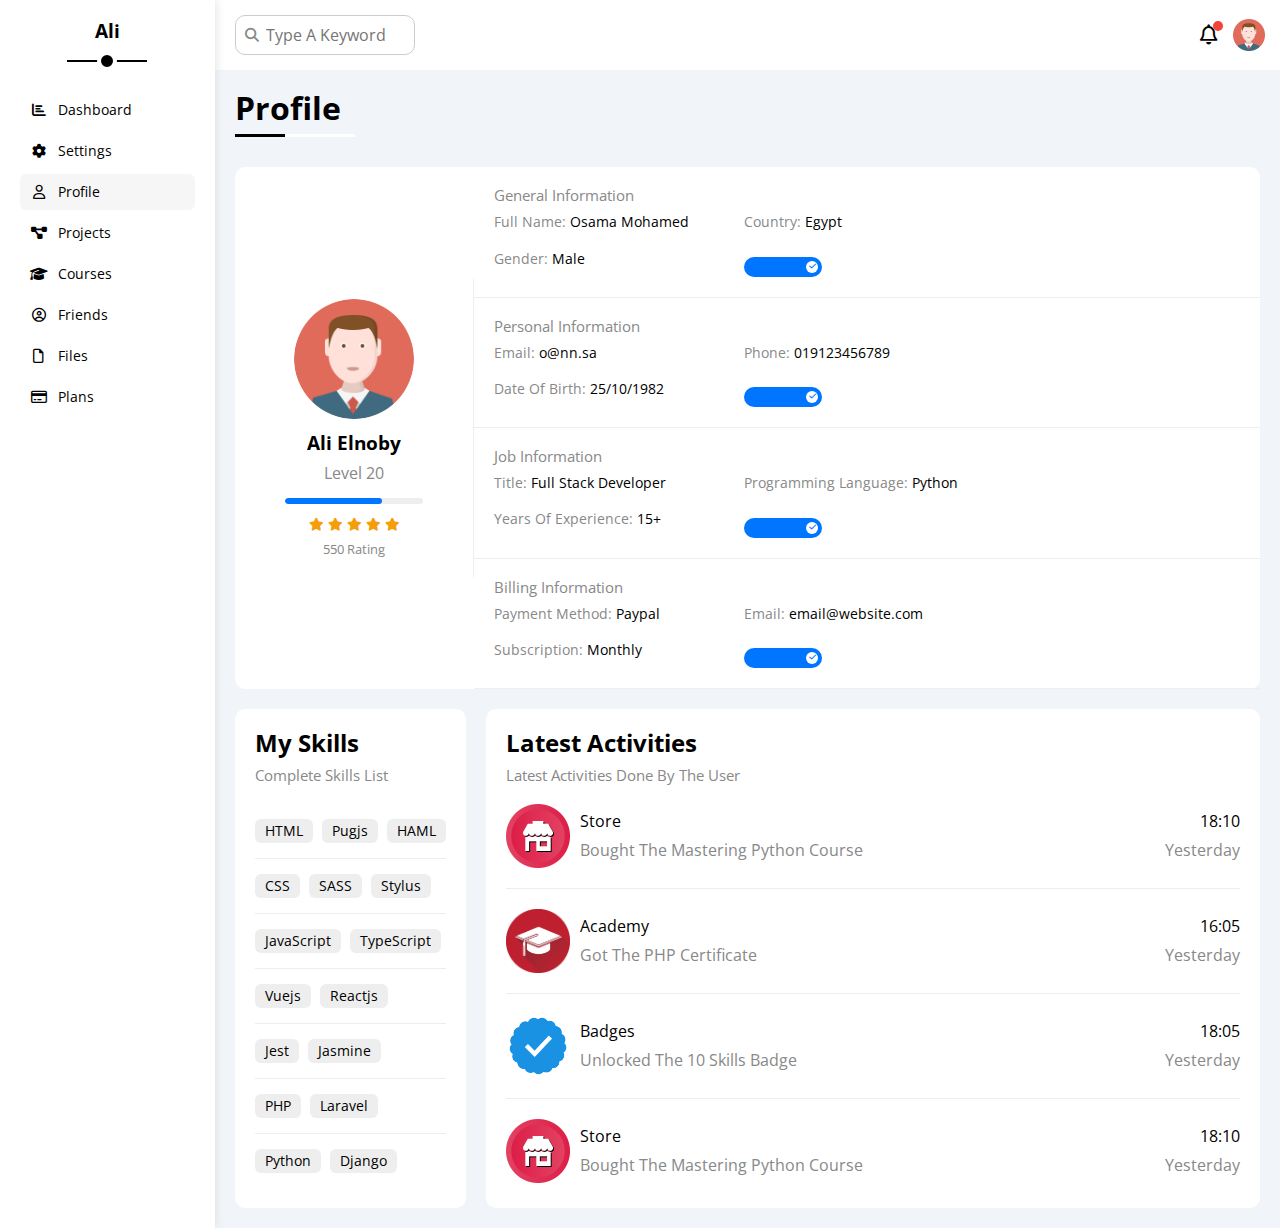
<file: profile.html>
<!DOCTYPE html>
<html lang="en">
<head>
    <meta charset="UTF-8">
    <meta name="viewport" content="width=device-width, initial-scale=1.0">
    <link rel="stylesheet" href="CSS/all.min.css">
    <link rel="stylesheet" href="CSS/normalize.css">
    <link rel="stylesheet" href="CSS/Framework.css">
    <link rel="preconnect" href="https://fonts.googleapis.com">
    <link rel="preconnect" href="https://fonts.gstatic.com" crossorigin>
    <link href="https://fonts.googleapis.com/css2?family=Open+Sans:ital,wght@0,300..800;1,300..800&display=swap" rel="stylesheet">
    <link rel="stylesheet" href="CSS/style.css">
    <title>Profile</title>
</head>
<body>
    <div class="page d-flex">
        <div class="sidebar p-20 p-relative bg-white">
            <h3 class="p-relative text-c mt-0">Ali</h3>
            <ul>
                <li>
                    <a class="d-flex align-c fs-14 c-black rad-6 p-10" href="index.html">
                        <i class="fa-solid fa-chart-bar fa-fw"></i>
                        <span>Dashboard</span>
                    </a>
                </li>
                <li>
                    <a class="d-flex align-c fs-14 c-black rad-6 p-10" href="settings.html">
                        <i class="fa-solid fa-gear fa-fw"></i>
                        <span>Settings</span>
                    </a>
                </li>
                <li>
                    <a class="active d-flex align-c fs-14 c-black rad-6 p-10" href="profile.html">
                        <i class="fa-regular fa-user fa-fw"></i>
                        <span>Profile</span>
                    </a>
                </li>
                <li>
                    <a class="d-flex align-c fs-14 c-black rad-6 p-10" href="projects.html">
                        <i class="fa-solid fa-diagram-project fa-fw"></i>
                        <span>Projects</span>
                    </a>
                </li>
                <li>
                    <a class="d-flex align-c fs-14 c-black rad-6 p-10" href="courses.html">
                        <i class="fa-solid fa-graduation-cap fa-fw"></i>
                        <span>Courses</span>
                    </a>
                </li>
                <li>
                    <a class="d-flex align-c fs-14 c-black rad-6 p-10" href="friends.html">
                        <i class="fa-regular fa-circle-user fa-fw"></i>
                        <span>Friends</span>
                    </a>
                </li>
                <li>
                    <a class="d-flex align-c fs-14 c-black rad-6 p-10" href="files.html">
                        <i class="fa-regular fa-file fa-fw"></i>
                        <span>Files</span>
                    </a>
                </li>
                <li>
                    <a class="d-flex align-c fs-14 c-black rad-6 p-10" href="plans.html">
                        <i class="fa-regular fa-credit-card fa-fw"></i>
                        <span>Plans</span>
                    </a>
                </li>
            </ul>
        </div>
        <div class="content w-full">
            <!-- Start Head -->
            <div class="head bg-white p-15 between-flex">
                <div class="search p-relative">
                    <input class="p-10 rad-10" type="search" placeholder="Type A Keyword">
                </div>
                <div class="icon d-flex align-c">
                    <span class="notification p-relative">
                        <i class="fa-regular fa-bell fa-lg"></i>
                    </span>
                    <img src="image/avatar.png" alt="">
                </div>
            </div>
            <!-- End Head -->
            <h1 class="p-relative">Profile</h1>
            <div class="profile-page m-20">
                <!-- Start Overview -->
                <div class="overview bg-white rad-10 d-flex align-c">
                    <div class="avatar-box text-c p-20">
                        <img class="rad-half mb-10" src="image/avatar.png">
                        <h3 class="m-0">Ali Elnoby</h3>
                        <p class="c-gray mt-10">Level 20</p>
                        <div class="level rad-6 bg-eee p-relative">
                            <span style="width: 70%;"></span>
                        </div>
                        <div class="rating mb-10 mt-10">
                            <i class="fa-solid fa-star c-orange fs-13"></i>
                            <i class="fa-solid fa-star c-orange fs-13"></i>
                            <i class="fa-solid fa-star c-orange fs-13"></i>
                            <i class="fa-solid fa-star c-orange fs-13"></i>
                            <i class="fa-solid fa-star c-orange fs-13"></i>
                        </div>
                        <p class="c-gray m-0 fs-13">550 Rating</p>
                    </div>
                    <div class="info-box w-full text-c-mobile">
                        <!-- Start Information Row -->
                        <div class="box d-flex align-c p-20">
                            <h4 class="fs-15 c-gray m-0 w-full">General Information</h4>
                            <div class="fs-14">
                                <span class="c-gray">Full Name:</span>
                                <span>Osama Mohamed</span>
                            </div>
                            <div class="fs-14">
                                <span class="c-gray">Country: </span>
                                <span>Egypt</span>
                            </div>
                            <div class="fs-14">
                                <span class="c-gray">Gender:</span>
                                <span>Male</span>
                            </div>
                            <div class="fs-14">
                                <label>
                                    <input class="toggle-checkbox" type="checkbox" checked>
                                    <div class="toggle-switch"></div>
                            </label>
                            </div>
                        </div>
                        <!-- End Information Row -->
                        <!-- Start Information Row -->
                        <div class="box d-flex align-c p-20">
                            <h4 class="fs-15 c-gray m-0 w-full">Personal Information</h4>
                            <div class="fs-14">
                                <span class="c-gray">Email:</span>
                                <span>o@nn.sa</span>
                            </div>
                            <div class="fs-14">
                                <span class="c-gray">Phone: </span>
                                <span>019123456789</span>
                            </div>
                            <div class="fs-14">
                                <span class="c-gray">Date Of Birth: </span>
                                <span>25/10/1982</span>
                            </div>
                            <div class="fs-14">
                                <label>
                                    <input class="toggle-checkbox" type="checkbox" checked>
                                    <div class="toggle-switch"></div>
                            </label>
                            </div>
                        </div>
                        <!-- End Information Row -->
                        <!-- Start Information Row -->
                        <div class="box d-flex align-c p-20">
                            <h4 class="fs-15 c-gray m-0 w-full">Job Information</h4>
                            <div class="fs-14">
                                <span class="c-gray">Title:</span>
                                <span>Full Stack Developer</span>
                            </div>
                            <div class="fs-14">
                                <span class="c-gray">Programming Language: </span>
                                <span>Python</span>
                            </div>
                            <div class="fs-14">
                                <span class="c-gray">Years Of Experience: </span>
                                <span>15+</span>
                            </div>
                            <div class="fs-14">
                                <label>
                                    <input class="toggle-checkbox" type="checkbox" checked>
                                    <div class="toggle-switch"></div>
                            </label>
                            </div>
                        </div>
                        <!-- End Information Row -->
                        <!-- Start Information Row -->
                        <div class="box d-flex align-c p-20">
                            <h4 class="fs-15 c-gray m-0 w-full">Billing Information</h4>
                            <div class="fs-14">
                                <span class="c-gray">Payment Method:</span>
                                <span>Paypal</span>
                            </div>
                            <div class="fs-14">
                                <span class="c-gray">Email: </span>
                                <span>email@website.com</span>
                            </div>
                            <div class="fs-14">
                                <span class="c-gray">Subscription: </span>
                                <span>Monthly</span>
                            </div>
                            <div class="fs-14">
                                <label>
                                    <input class="toggle-checkbox" type="checkbox" checked>
                                    <div class="toggle-switch"></div>
                            </label>
                            </div>
                        </div>
                        <!-- End Information Row -->
                    </div>
                </div>
                <!-- End Overview -->
                <!-- Start Other-data -->
                <div class="other-data d-flex gap-20">
                    <div class="skill-card bg-white p-20 rad-10 mt-20">
                        <h2 class="mt-0 mb-10">My Skills</h2>
                        <p class="mt-0 mb-20 c-gray fs-15">Complete Skills List</p>
                        <ul class="m-0 text-c-mobile">
                            <li>
                                <span>HTML</span>
                                <span>Pugjs</span>
                                <span>HAML</span>
                            </li>
                            <li>
                                <span>CSS</span>
                                <span>SASS</span>
                                <span>Stylus</span>
                            </li>
                            <li>
                                <span>JavaScript</span>
                                <span>TypeScript</span>
                            </li>
                            <li>
                                <span>Vuejs</span>
                                <span>Reactjs</span>
                            </li>
                            <li>
                                <span>Jest</span>
                                <span>Jasmine</span>
                            </li>
                            <li>
                                <span>PHP</span>
                                <span>Laravel</span>
                            </li>
                            <li>
                                <span>Python</span>
                                <span>Django</span>
                            </li>
                        </ul>
                    </div>
                    <div class="activities bg-white p-20 rad-10 mt-20">
                        <h2 class="mt-0 mb-10">Latest Activities</h2>
                        <p class="mt-0 mb-20 c-gray fs-15">Latest Activities Done By The User</p>
                        <div class="activity d-flex align-c text-c-mobile">
                            <img src="image/activity-01.png" alt="">
                            <div class="info">
                                <span class="d-block mb-10">Store</span>
                                <span class="c-gray">Bought The Mastering Python Course</span>
                            </div>
                            <div class="date">
                                <span class="d-block mb-10">18:10</span>
                                <span class="c-gray">Yesterday</span>
                            </div>
                        </div>
                        <div class="activity d-flex align-c text-c-mobile">
                            <img src="image/activity-02.png" alt="">
                            <div class="info">
                                <span class="d-block mb-10">Academy</span>
                                <span class="c-gray">Got The PHP Certificate</span>
                            </div>
                            <div class="date">
                                <span class="d-block mb-10">16:05</span>
                                <span class="c-gray">Yesterday</span>
                            </div>
                        </div>
                        <div class="activity d-flex align-c text-c-mobile">
                            <img src="image/activity-03.png" alt="">
                            <div class="info">
                                <span class="d-block mb-10">Badges</span>
                                <span class="c-gray">Unlocked The 10 Skills Badge</span>
                            </div>
                            <div class="date">
                                <span class="d-block mb-10">18:05</span>
                                <span class="c-gray">Yesterday</span>
                            </div>
                        </div>
                        <div class="activity d-flex align-c text-c-mobile">
                            <img src="image/activity-01.png" alt="">
                            <div class="info">
                                <span class="d-block mb-10">Store</span>
                                <span class="c-gray">Bought The Mastering Python Course</span>
                            </div>
                            <div class="date">
                                <span class="d-block mb-10">18:10</span>
                                <span class="c-gray">Yesterday</span>
                            </div>
                        </div>
                    </div>
                </div>
                
                <!-- End Other-data -->
            </div>
        </div>
    </div>
</body>
</html>
</file>
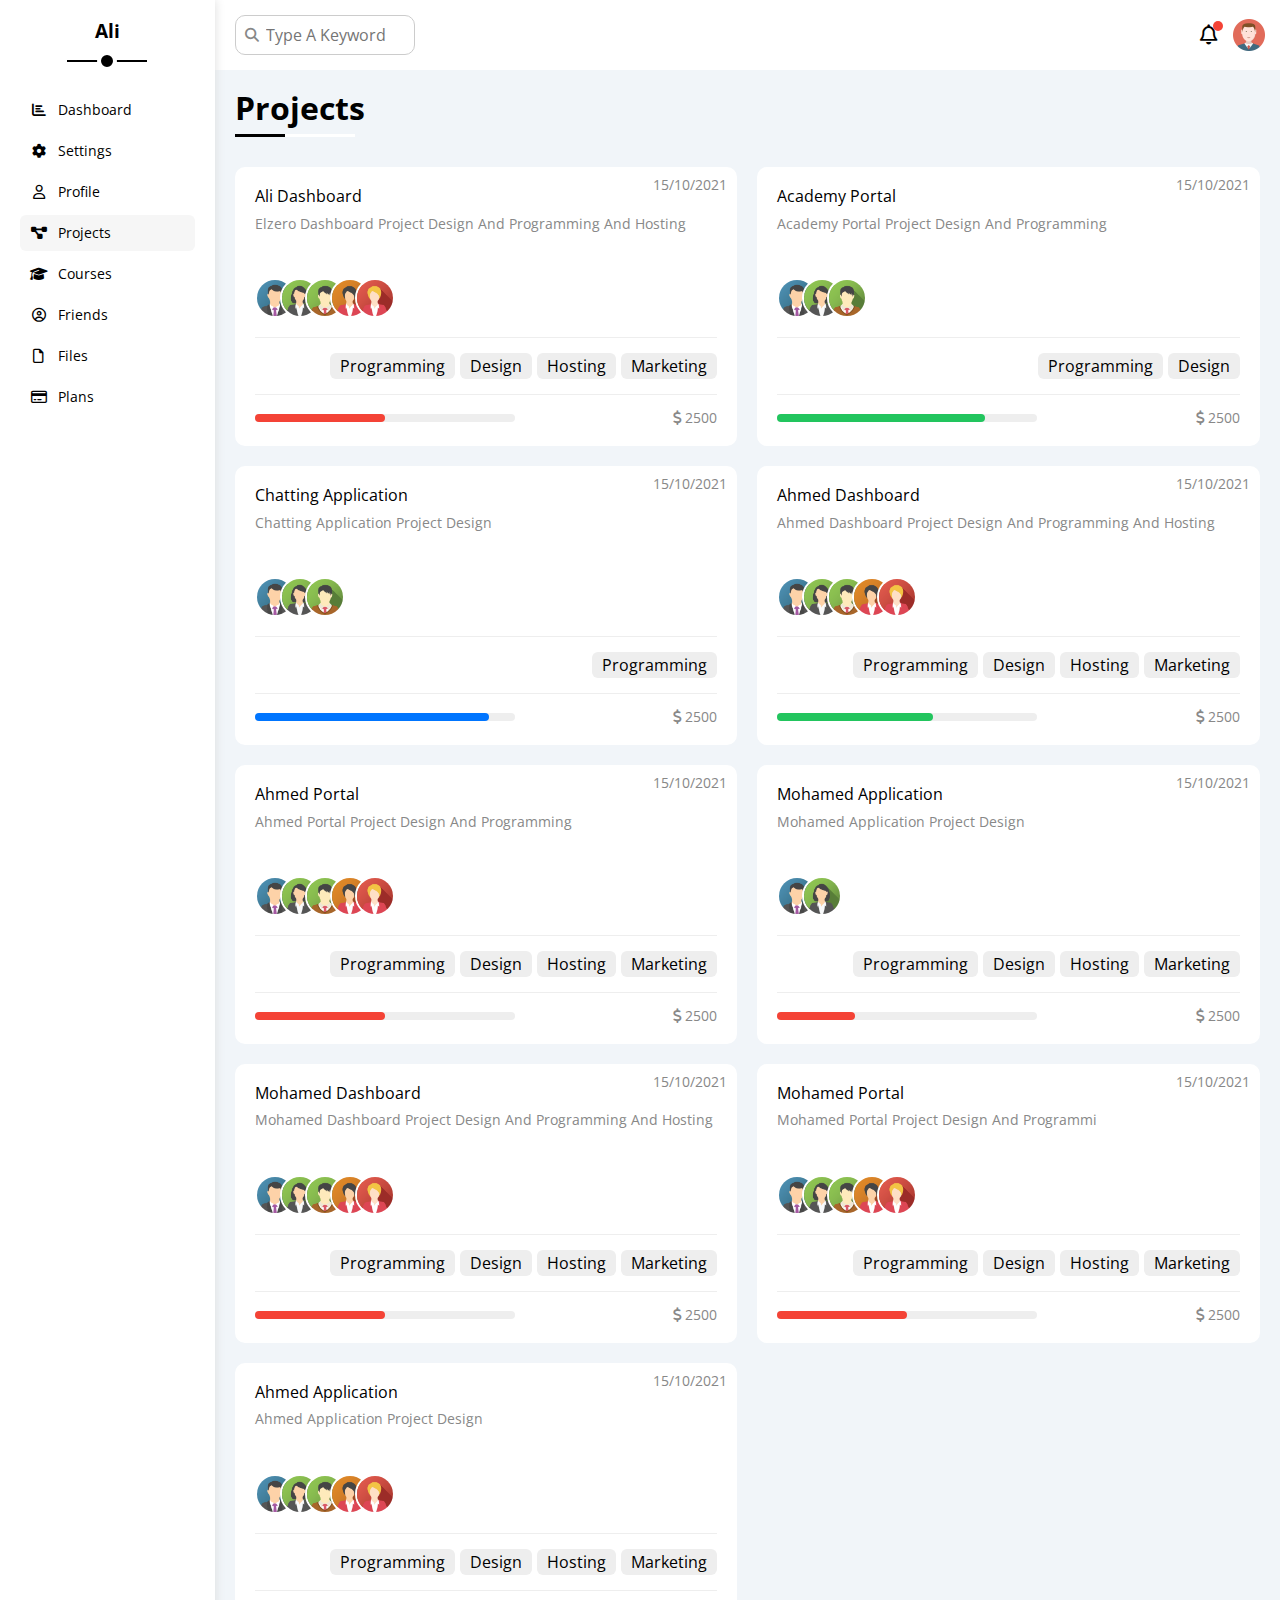
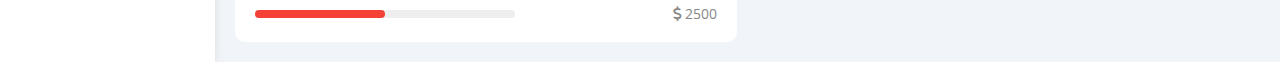
<file: projects.html>
<!DOCTYPE html>
<html lang="en">
<head>
    <meta charset="UTF-8">
    <meta name="viewport" content="width=device-width, initial-scale=1.0">
    <link rel="stylesheet" href="CSS/all.min.css">
    <link rel="stylesheet" href="CSS/normalize.css">
    <link rel="stylesheet" href="CSS/Framework.css">
    <link rel="preconnect" href="https://fonts.googleapis.com">
    <link rel="preconnect" href="https://fonts.gstatic.com" crossorigin>
    <link href="https://fonts.googleapis.com/css2?family=Open+Sans:ital,wght@0,300..800;1,300..800&display=swap" rel="stylesheet">
    <link rel="stylesheet" href="CSS/style.css">
    <title>Profile</title>
</head>
<body>
    <div class="page d-flex">
        <div class="sidebar p-20 p-relative bg-white">
            <h3 class="p-relative text-c mt-0">Ali</h3>
            <ul>
                <li>
                    <a class="d-flex align-c fs-14 c-black rad-6 p-10" href="index.html">
                        <i class="fa-solid fa-chart-bar fa-fw"></i>
                        <span>Dashboard</span>
                    </a>
                </li>
                <li>
                    <a class="d-flex align-c fs-14 c-black rad-6 p-10" href="settings.html">
                        <i class="fa-solid fa-gear fa-fw"></i>
                        <span>Settings</span>
                    </a>
                </li>
                <li>
                    <a class="d-flex align-c fs-14 c-black rad-6 p-10" href="profile.html">
                        <i class="fa-regular fa-user fa-fw"></i>
                        <span>Profile</span>
                    </a>
                </li>
                <li>
                    <a class="active d-flex align-c fs-14 c-black rad-6 p-10" href="projects.html">
                        <i class="fa-solid fa-diagram-project fa-fw"></i>
                        <span>Projects</span>
                    </a>
                </li>
                <li>
                    <a class="d-flex align-c fs-14 c-black rad-6 p-10" href="courses.html">
                        <i class="fa-solid fa-graduation-cap fa-fw"></i>
                        <span>Courses</span>
                    </a>
                </li>
                <li>
                    <a class="d-flex align-c fs-14 c-black rad-6 p-10" href="friends.html">
                        <i class="fa-regular fa-circle-user fa-fw"></i>
                        <span>Friends</span>
                    </a>
                </li>
                <li>
                    <a class="d-flex align-c fs-14 c-black rad-6 p-10" href="files.html">
                        <i class="fa-regular fa-file fa-fw"></i>
                        <span>Files</span>
                    </a>
                </li>
                <li>
                    <a class="d-flex align-c fs-14 c-black rad-6 p-10" href="plans.html">
                        <i class="fa-regular fa-credit-card fa-fw"></i>
                        <span>Plans</span>
                    </a>
                </li>
            </ul>
        </div>
        <div class="content w-full">
            <!-- Start Head -->
            <div class="head bg-white p-15 between-flex">
                <div class="search p-relative">
                    <input class="p-10 rad-10" type="search" placeholder="Type A Keyword">
                </div>
                <div class="icon d-flex align-c">
                    <span class="notification p-relative">
                        <i class="fa-regular fa-bell fa-lg"></i>
                    </span>
                    <img src="image/avatar.png" alt="">
                </div>
            </div>
            <!-- End Head -->
            <h1 class="p-relative">Projects</h1>
            <div class="projects-page d-grid m-20 gap-20">
                <div class="project bg-white p-20 rad-10 p-relative">
                    <span class="date fs-14 c-gray ">15/10/2021</span>
                    <h4 class="m-0">Ali Dashboard</h4>
                    <p class="c-gray mt-10 mb-10 fs-14">Elzero Dashboard Project Design And Programming And Hosting</p>
                    <div class="team">
                        <a href="#"><img src="image/team-01.png" alt=""></a>
                        <a href="#"><img src="image/team-02.png" alt=""></a>
                        <a href="#"><img src="image/team-03.png" alt=""></a>
                        <a href="#"><img src="image/team-04.png" alt=""></a>
                        <a href="#"><img src="image/team-05.png" alt=""></a>
                    </div>
                    <div class="do d-flex">
                        <span class="w-fit bg-eee btn-shape">Programming</span>
                        <span class="w-fit bg-eee btn-shape">Design</span>
                        <span class="w-fit bg-eee btn-shape">Hosting</span>
                        <span class="w-fit bg-eee btn-shape">Marketing</span>
                    </div>
                    <div class="info between-flex">
                        <div class="prog bg-eee">
                            <span class="bg-red" style="width: 50%;"></span>
                        </div>
                        <div class="fs-14 c-gray">
                            <i class="fa-solid fa-dollar-sign"></i>
                            2500
                        </div>
                    </div>
                </div>
                <div class="project bg-white p-20 rad-10 p-relative">
                    <span class="date fs-14 c-gray ">15/10/2021</span>
                    <h4 class="m-0">Academy Portal</h4>
                    <p class="c-gray mt-10 mb-10 fs-14">Academy Portal Project Design And Programming</p>
                    <div class="team">
                        <a href="#"><img src="image/team-01.png" alt=""></a>
                        <a href="#"><img src="image/team-02.png" alt=""></a>
                        <a href="#"><img src="image/team-03.png" alt=""></a>
                    </div>
                    <div class="do d-flex">
                        <span class="w-fit bg-eee btn-shape">Programming</span>
                        <span class="w-fit bg-eee btn-shape">Design</span>
                    </div>
                    <div class="info between-flex">
                        <div class="prog bg-eee">
                            <span class="bg-green" style="width: 80%;"></span>
                        </div>
                        <div class="fs-14 c-gray">
                            <i class="fa-solid fa-dollar-sign"></i>
                            2500
                        </div>
                    </div>
                </div>
                <div class="project bg-white p-20 rad-10 p-relative">
                    <span class="date fs-14 c-gray ">15/10/2021</span>
                    <h4 class="m-0">Chatting Application</h4>
                    <p class="c-gray mt-10 mb-10 fs-14">Chatting Application Project Design</p>
                    <div class="team">
                        <a href="#"><img src="image/team-01.png" alt=""></a>
                        <a href="#"><img src="image/team-02.png" alt=""></a>
                        <a href="#"><img src="image/team-03.png" alt=""></a>
                    </div>
                    <div class="do d-flex">
                        <span class="w-fit bg-eee btn-shape">Programming</span>
                    </div>
                    <div class="info between-flex">
                        <div class="prog bg-eee">
                            <span class="bg-blue" style="width: 90%;"></span>
                        </div>
                        <div class="fs-14 c-gray">
                            <i class="fa-solid fa-dollar-sign"></i>
                            2500
                        </div>
                    </div>
                </div>
                <div class="project bg-white p-20 rad-10 p-relative">
                    <span class="date fs-14 c-gray ">15/10/2021</span>
                    <h4 class="m-0">Ahmed Dashboard</h4>
                    <p class="c-gray mt-10 mb-10 fs-14">Ahmed Dashboard Project Design And Programming And Hosting</p>
                    <div class="team">
                        <a href="#"><img src="image/team-01.png" alt=""></a>
                        <a href="#"><img src="image/team-02.png" alt=""></a>
                        <a href="#"><img src="image/team-03.png" alt=""></a>
                        <a href="#"><img src="image/team-04.png" alt=""></a>
                        <a href="#"><img src="image/team-05.png" alt=""></a>
                    </div>
                    <div class="do d-flex">
                        <span class="w-fit bg-eee btn-shape">Programming</span>
                        <span class="w-fit bg-eee btn-shape">Design</span>
                        <span class="w-fit bg-eee btn-shape">Hosting</span>
                        <span class="w-fit bg-eee btn-shape">Marketing</span>
                    </div>
                    <div class="info between-flex">
                        <div class="prog bg-eee">
                            <span class="bg-green" style="width: 60%;"></span>
                        </div>
                        <div class="fs-14 c-gray">
                            <i class="fa-solid fa-dollar-sign"></i>
                            2500
                        </div>
                    </div>
                </div>
                <div class="project bg-white p-20 rad-10 p-relative">
                    <span class="date fs-14 c-gray ">15/10/2021</span>
                    <h4 class="m-0">Ahmed Portal</h4>
                    <p class="c-gray mt-10 mb-10 fs-14">Ahmed Portal Project Design And Programming</p>
                    <div class="team">
                        <a href="#"><img src="image/team-01.png" alt=""></a>
                        <a href="#"><img src="image/team-02.png" alt=""></a>
                        <a href="#"><img src="image/team-03.png" alt=""></a>
                        <a href="#"><img src="image/team-04.png" alt=""></a>
                        <a href="#"><img src="image/team-05.png" alt=""></a>
                    </div>
                    <div class="do d-flex">
                        <span class="w-fit bg-eee btn-shape">Programming</span>
                        <span class="w-fit bg-eee btn-shape">Design</span>
                        <span class="w-fit bg-eee btn-shape">Hosting</span>
                        <span class="w-fit bg-eee btn-shape">Marketing</span>
                    </div>
                    <div class="info between-flex">
                        <div class="prog bg-eee">
                            <span class="bg-red" style="width: 50%;"></span>
                        </div>
                        <div class="fs-14 c-gray">
                            <i class="fa-solid fa-dollar-sign"></i>
                            2500
                        </div>
                    </div>
                </div>
                <div class="project bg-white p-20 rad-10 p-relative">
                    <span class="date fs-14 c-gray ">15/10/2021</span>
                    <h4 class="m-0">Mohamed Application</h4>
                    <p class="c-gray mt-10 mb-10 fs-14">Mohamed Application Project Design</p>
                    <div class="team">
                        <a href="#"><img src="image/team-01.png" alt=""></a>
                        <a href="#"><img src="image/team-02.png" alt=""></a>
                    </div>
                    <div class="do d-flex">
                        <span class="w-fit bg-eee btn-shape">Programming</span>
                        <span class="w-fit bg-eee btn-shape">Design</span>
                        <span class="w-fit bg-eee btn-shape">Hosting</span>
                        <span class="w-fit bg-eee btn-shape">Marketing</span>
                    </div>
                    <div class="info between-flex">
                        <div class="prog bg-eee">
                            <span class="bg-red" style="width: 30%;"></span>
                        </div>
                        <div class="fs-14 c-gray">
                            <i class="fa-solid fa-dollar-sign"></i>
                            2500
                        </div>
                    </div>
                </div>
                <div class="project bg-white p-20 rad-10 p-relative">
                    <span class="date fs-14 c-gray ">15/10/2021</span>
                    <h4 class="m-0">Mohamed Dashboard</h4>
                    <p class="c-gray mt-10 mb-10 fs-14">Mohamed Dashboard Project Design And Programming And Hosting</p>
                    <div class="team">
                        <a href="#"><img src="image/team-01.png" alt=""></a>
                        <a href="#"><img src="image/team-02.png" alt=""></a>
                        <a href="#"><img src="image/team-03.png" alt=""></a>
                        <a href="#"><img src="image/team-04.png" alt=""></a>
                        <a href="#"><img src="image/team-05.png" alt=""></a>
                    </div>
                    <div class="do d-flex">
                        <span class="w-fit bg-eee btn-shape">Programming</span>
                        <span class="w-fit bg-eee btn-shape">Design</span>
                        <span class="w-fit bg-eee btn-shape">Hosting</span>
                        <span class="w-fit bg-eee btn-shape">Marketing</span>
                    </div>
                    <div class="info between-flex">
                        <div class="prog bg-eee">
                            <span class="bg-red" style="width: 50%;"></span>
                        </div>
                        <div class="fs-14 c-gray">
                            <i class="fa-solid fa-dollar-sign"></i>
                            2500
                        </div>
                    </div>
                </div>
                <div class="project bg-white p-20 rad-10 p-relative">
                    <span class="date fs-14 c-gray ">15/10/2021</span>
                    <h4 class="m-0">Mohamed Portal</h4>
                    <p class="c-gray mt-10 mb-10 fs-14">Mohamed Portal Project Design And Programmi</p>
                    <div class="team">
                        <a href="#"><img src="image/team-01.png" alt=""></a>
                        <a href="#"><img src="image/team-02.png" alt=""></a>
                        <a href="#"><img src="image/team-03.png" alt=""></a>
                        <a href="#"><img src="image/team-04.png" alt=""></a>
                        <a href="#"><img src="image/team-05.png" alt=""></a>
                    </div>
                    <div class="do d-flex">
                        <span class="w-fit bg-eee btn-shape">Programming</span>
                        <span class="w-fit bg-eee btn-shape">Design</span>
                        <span class="w-fit bg-eee btn-shape">Hosting</span>
                        <span class="w-fit bg-eee btn-shape">Marketing</span>
                    </div>
                    <div class="info between-flex">
                        <div class="prog bg-eee">
                            <span class="bg-red" style="width: 50%;"></span>
                        </div>
                        <div class="fs-14 c-gray">
                            <i class="fa-solid fa-dollar-sign"></i>
                            2500
                        </div>
                    </div>
                </div>
                <div class="project bg-white p-20 rad-10 p-relative">
                    <span class="date fs-14 c-gray ">15/10/2021</span>
                    <h4 class="m-0">Ahmed Application</h4>
                    <p class="c-gray mt-10 mb-10 fs-14">Ahmed Application Project Design</p>
                    <div class="team">
                        <a href="#"><img src="image/team-01.png" alt=""></a>
                        <a href="#"><img src="image/team-02.png" alt=""></a>
                        <a href="#"><img src="image/team-03.png" alt=""></a>
                        <a href="#"><img src="image/team-04.png" alt=""></a>
                        <a href="#"><img src="image/team-05.png" alt=""></a>
                    </div>
                    <div class="do d-flex">
                        <span class="w-fit bg-eee btn-shape">Programming</span>
                        <span class="w-fit bg-eee btn-shape">Design</span>
                        <span class="w-fit bg-eee btn-shape">Hosting</span>
                        <span class="w-fit bg-eee btn-shape">Marketing</span>
                    </div>
                    <div class="info between-flex">
                        <div class="prog bg-eee">
                            <span class="bg-red" style="width: 50%;"></span>
                        </div>
                        <div class="fs-14 c-gray">
                            <i class="fa-solid fa-dollar-sign"></i>
                            2500
                        </div>
                    </div>
                </div>
            </div>
        </div>
    </div>
</body>
</html>
</file>
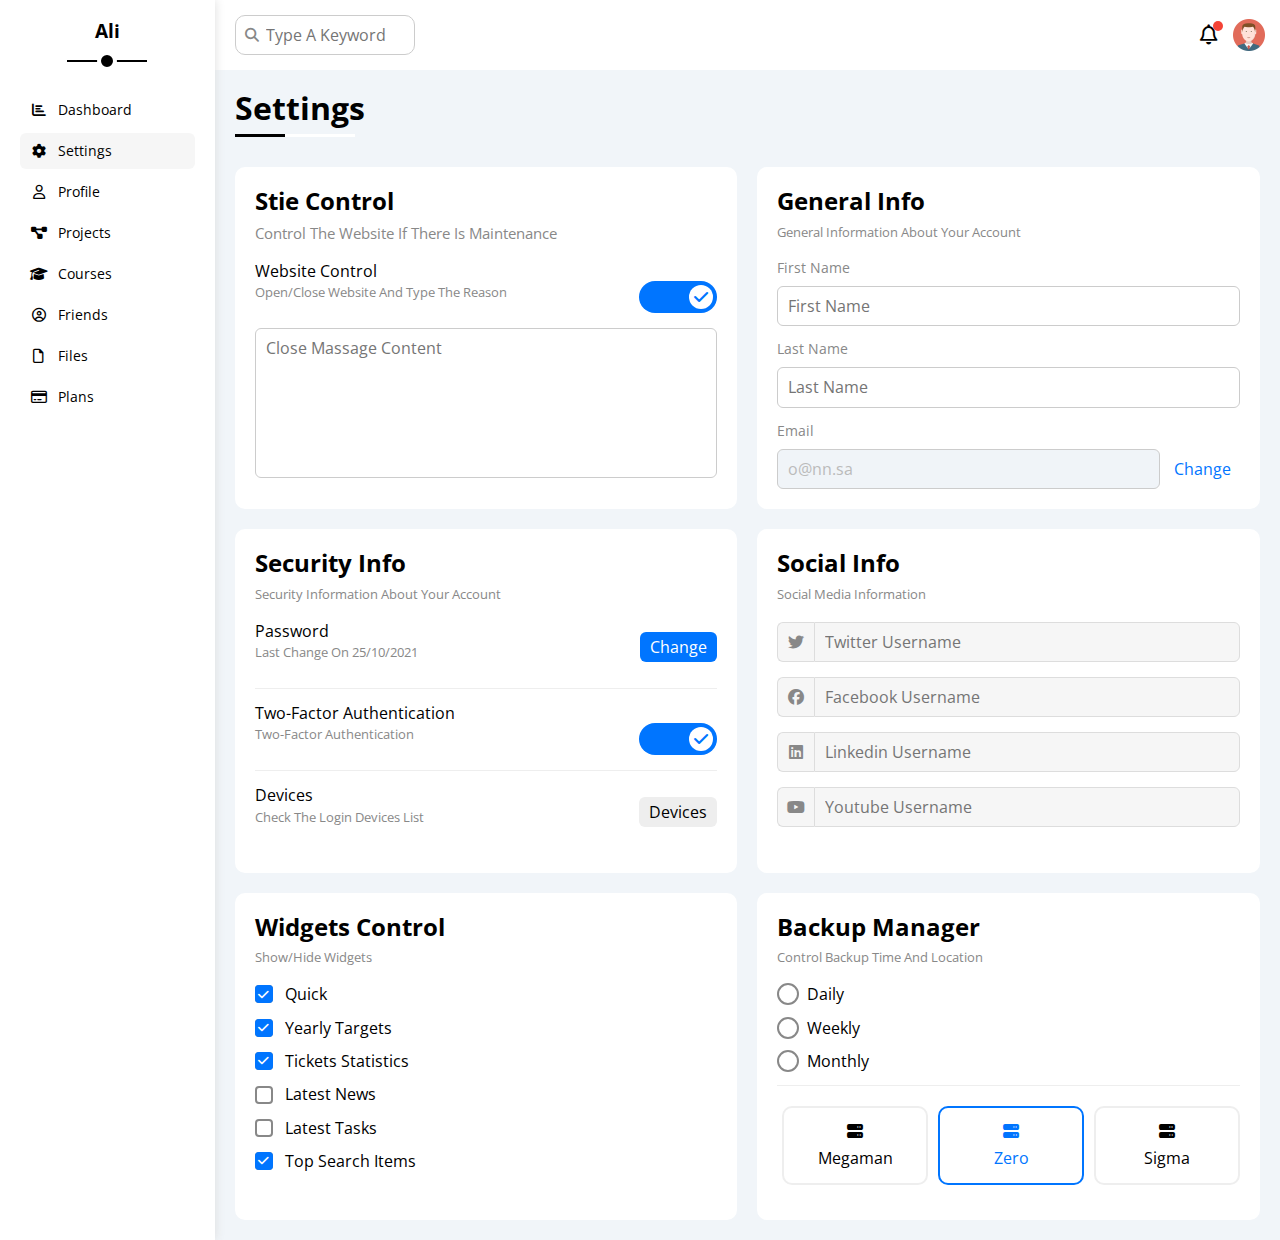
<file: settings.html>
<!DOCTYPE html>
<html lang="en">
<head>
    <meta charset="UTF-8">
    <meta name="viewport" content="width=device-width, initial-scale=1.0">
    <link rel="stylesheet" href="CSS/all.min.css">
    <link rel="stylesheet" href="CSS/normalize.css">
    <link rel="stylesheet" href="CSS/Framework.css">
    <link rel="preconnect" href="https://fonts.googleapis.com">
    <link rel="preconnect" href="https://fonts.gstatic.com" crossorigin>
    <link href="https://fonts.googleapis.com/css2?family=Open+Sans:ital,wght@0,300..800;1,300..800&display=swap" rel="stylesheet">
    <link rel="stylesheet" href="CSS/style.css">
    <title>Settings</title>
</head>
<body>
    <div class="page d-flex">
        <div class="sidebar p-20 p-relative bg-white">
            <h3 class="p-relative text-c mt-0">Ali</h3>
            <ul>
                <li>
                    <a class="d-flex align-c fs-14 c-black rad-6 p-10" href="index.html">
                        <i class="fa-solid fa-chart-bar fa-fw"></i>
                        <span>Dashboard</span>
                    </a>
                </li>
                <li>
                    <a class="active d-flex align-c fs-14 c-black rad-6 p-10" href="settings.html">
                        <i class="fa-solid fa-gear fa-fw"></i>
                        <span>Settings</span>
                    </a>
                </li>
                <li>
                    <a class="d-flex align-c fs-14 c-black rad-6 p-10" href="profile.html">
                        <i class="fa-regular fa-user fa-fw"></i>
                        <span>Profile</span>
                    </a>
                </li>
                <li>
                    <a class="d-flex align-c fs-14 c-black rad-6 p-10" href="projects.html">
                        <i class="fa-solid fa-diagram-project fa-fw"></i>
                        <span>Projects</span>
                    </a>
                </li>
                <li>
                    <a class="d-flex align-c fs-14 c-black rad-6 p-10" href="courses.html">
                        <i class="fa-solid fa-graduation-cap fa-fw"></i>
                        <span>Courses</span>
                    </a>
                </li>
                <li>
                    <a class="d-flex align-c fs-14 c-black rad-6 p-10" href="friends.html">
                        <i class="fa-regular fa-circle-user fa-fw"></i>
                        <span>Friends</span>
                    </a>
                </li>
                <li>
                    <a class="d-flex align-c fs-14 c-black rad-6 p-10" href="files.html">
                        <i class="fa-regular fa-file fa-fw"></i>
                        <span>Files</span>
                    </a>
                </li>
                <li>
                    <a class="d-flex align-c fs-14 c-black rad-6 p-10" href="plans.html">
                        <i class="fa-regular fa-credit-card fa-fw"></i>
                        <span>Plans</span>
                    </a>
                </li>
            </ul>
        </div>
        <div class="content w-full">
            <!-- Start Head -->
            <div class="head bg-white p-15 between-flex">
                <div class="search p-relative">
                    <input class="p-10 rad-10" type="search" placeholder="Type A Keyword">
                </div>
                <div class="icon d-flex align-c">
                    <span class="notification p-relative">
                        <i class="fa-regular fa-bell fa-lg"></i>
                    </span>
                    <img src="image/avatar.png" alt="">
                </div>
            </div>
            <!-- End Head -->
            <h1 class="p-relative">Settings</h1>
            <div class="setting-page m-20 d-grid gap-20">
                <!-- Start box -->
                <div class="p-20 bg-white rad-10">
                    <h2 class="mt-0 mb-10">Stie Control</h2>
                    <p class="mt-0 mb-20 c-gray fs-15">Control The Website If There Is Maintenance</p>
                    <div class="mb-15 between-flex">
                        <div>
                            <span>Website Control</span>
                            <p class="c-gray fs-13 mt-5 mb-0">Open/Close Website And Type The Reason</p>
                        </div>
                        <div>
                            <label>
                                <input class="toggle-checkbox" type="checkbox" checked>
                                <div class="toggle-switch"></div>
                            </label>
                        </div>
                    </div>
                    <textarea class="close-massage p-10 rad-6 d-block w-full" placeholder="Close Massage Content"></textarea>
                </div>
                <!-- End box -->
                
                <!-- Start box -->
                <div class="p-20 rad-10 bg-white">
                    <h2 class="mt-0 mb-10">General Info</h2>
                    <p class="mt-0 mb-20 c-gray fs-13">General Information About Your Account</p>
                    <div class="mb-15">
                        <label class="c-gray fs-14 d-block mb-10"for="first">First Name</label>
                        <input 
                        class="d-block w-full b-none border-ccc p-10 rad-6 " 
                        type="text" 
                        placeholder="First Name"
                        id="first">
                    </div>
                    <div class="mb-15">
                        <label class="c-gray fs-14 d-block mb-10"for="last">Last Name</label>
                        <input 
                        class="d-block w-full b-none border-ccc p-10 rad-6 " 
                        type="text" 
                        placeholder="Last Name"
                        id="first">
                    </div>
                    <div class="">
                        <label class="c-gray fs-14 d-block mb-10"for="email">Email</label>
                        <input 
                        class="email mr-10 d-block w-full b-none border-ccc p-10 rad-6 " 
                        type="email" 
                        id ="email"
                        value="o@nn.sa"
                        disabled
                        >
                        <a class="c-blue" href="#">Change</a>
                    </div>
                </div>
                <!-- End box -->
                <!-- Start Box -->
                <div class="p-20 rad-10 bg-white">
                    <h2 class="mt-0 mb-10">Security Info</h2>
                    <p class="mt-0 mb-20 c-gray fs-13">Security Information About Your Account</p>
                    <div class="sec-box mb-15 between-flex ">
                        <div>
                            <span>Password</span>
                            <p class="c-gray fs-13 mb-0 mt-5">Last Change On 25/10/2021</p>
                        </div>
                        <div>
                            <a class="change-btn bg-blue c-white btn-shape" href="#">Change</a>
                        </div>
                    </div>
                    <div class="sec-box mb-15 between-flex ">
                        <div>
                            <span>Two-Factor Authentication</span>
                            <p class="c-gray fs-13 mb-0 mt-5">Two-Factor Authentication</p>
                        </div>
                        <div>
                            <label>
                                <input class="toggle-checkbox" type="checkbox" checked>
                                <div class="toggle-switch"></div>
                            </label>
                        </div>
                    </div>
                    <div class="sec-box mb-15 between-flex ">
                        <div>
                            <span>Devices</span>
                            <p class="c-gray fs-13 mb-0 mt-5">Check The Login Devices List</p>
                        </div>
                        <div>
                            <a class="bg-eee c-black btn-shape" href="#">Devices</a>
                        </div>
                    </div>
                </div>
                <!-- End Box -->
                <!-- Start Box -->
                <div class="social-boxes p-20 rad-10 bg-white">
                    <h2 class="mt-0 mb-10">Social Info</h2>
                    <p class="mt-0 mb-20 c-gray fs-13"x>Social Media Information</p>
                    <div class="d-flex align-c mb-15">
                        <i class="fa-brands fa-twitter center-flex c-gray"></i>
                        <input class="w-full" type="text" placeholder="Twitter Username">
                    </div>
                    <div class="d-flex align-c mb-15">
                        <i class="fa-brands fa-facebook center-flex c-gray"></i>
                        <input class="w-full" type="text" placeholder="Facebook Username">
                    </div>
                    <div class="d-flex align-c mb-15">
                        <i class="fa-brands fa-linkedin center-flex c-gray"></i>
                        <input class="w-full" type="text" placeholder="Linkedin Username">
                    </div>
                    <div class="d-flex align-c mb-15">
                        <i class="fa-brands fa-youtube center-flex c-gray"></i>
                        <input class="w-full" type="text" placeholder="Youtube Username">
                    </div>
                </div>
                <!-- End Box -->
                <!-- Start Box -->
                <div class="widgets_control bg-white p-20 rad-10">
                    <h2 class="mt-0 mb-10">Widgets Control</h2>
                    <p class="mt-0 mb-20 c-gray fs-13">Show/Hide Widgets</p>
                    <div class="control d-flex align-c mb-15">
                        <input type="checkbox" id="one" checked>
                        <label for="one">Quick</label>
                    </div>
                    <div class="control d-flex align-c mb-15">
                        <input type="checkbox" id="tow" checked>
                        <label for="tow">Yearly Targets</label>
                    </div>
                    <div class="control d-flex align-c mb-15">
                        <input type="checkbox" id="three" checked>
                        <label for="three">Tickets Statistics</label>
                    </div>
                    <div class="control d-flex align-c mb-15">
                        <input type="checkbox" id="four">
                        <label for="four">Latest News</label>
                    </div>
                    <div class="control d-flex align-c mb-15">
                        <input type="checkbox" id="five">
                        <label for="five">Latest Tasks</label>
                    </div>
                    <div class="control d-flex align-c mb-15">
                        <input type="checkbox" id="six" checked>
                        <label for="six">Top Search Items</label>
                    </div>
                </div>
                <!-- End Box -->
                <!-- Start Box -->
                <div class="backup-control bg-white p-20 rad-10">
                    <h2 class="mt-0 mb-10">Backup Manager</h2>
                    <p class="mt-0 mb-20 c-gray fs-13">Control Backup Time And Location</p>
                    <div class="data d-flex align-c mb-15">
                        <input type="radio" name="time" id="daily">
                        <label for="daily">Daily</label>
                    </div>
                    <div class="data d-flex align-c mb-15">
                        <input type="radio" name="time" id="weekly">
                        <label for="weekly">Weekly</label>
                    </div>
                    <div class="data d-flex align-c mb-15">
                        <input type="radio" name="time" id="monthly">
                        <label for="monthly">Monthly</label>
                    </div>
                    <div class="servers gap-5 d-flex align-c text-c">
                        <input type="radio" name="servers" id="server-one">
                        <div class="server mb-15 rad-10 w-full">
                            <label class="d-block m-15" for="server-one">
                                <i class="fa-solid fa-server d-block mb-10"></i>
                                Megaman
                            </label>
                        </div>
                        <input type="radio" name="servers" id="server-two" checked>
                        <div class="server mb-15 rad-10 w-full">
                            <label class="d-block m-15" for="server-two">
                                <i class="fa-solid fa-server d-block mb-10"></i>
                                Zero
                            </label>
                        </div>
                        <input type="radio" name="servers" id="server-three">
                        <div class="server mb-15 rad-10 w-full">
                            <label class="d-block m-15" for="server-three">
                                <i class="fa-solid fa-server d-block mb-10"></i>
                                Sigma
                            </label>
                        </div>
                    </div>
                </div>
                <!-- End Box -->
            </div>
        </div>
    </div>
</body>
</html>
</file>
<file: CSS/Framework.css>
:root{
    --blue-color: #0075ff;
    --blue-alt-color: #0d69d5;
    --orange-color: #f59e0b;
    --green-color: #22c55e;
    --red-color: #f44336;
    --gray-color: #888;
}
/* Start Box  */
.d-flex{
    display: flex;
}
.space-between{
    justify-content: space-between;
}
.flex-align-center{
    display: flex;
    align-items: center;
}
.align-c{
    align-items: center;
}
.f-wrap{
    flex-wrap: wrap;
}
.d-grid{
    display: grid;
}
.gap-20{
    gap: 20px;
}
.gap-10{
    gap: 10px;
}
.gap-5{
    gap: 5px;
}
.d-block{
    display: block;
}
@media(max-width: 767px){
    .mobile-block{
        display: block;
    }
}
@media(max-width: 767px){
    .hide-mobile{
        display: none;
    }
}

/* End Box  */
/* Start Padding + Margin */
.p-0{
    padding: 0;
}
.p-10{
    padding: 10px;
}
.p-15{
    padding: 15px;
}
.p-20{
    padding: 20px;
}
.pt-10{
    padding-top: 10px;
}
.pt-15{
    padding-top: 15px;
}
.pt-20{
    padding-top: 20px;
}

.pb-10{
    padding-bottom: 10;
}
.pb-15{
    padding-bottom: 15px;
}
.pb-20{
    padding-bottom: 20px;
}
.pl-15{
    padding-left: 15px;
}
.mt-0{
    margin-top: 0;
}
.mt-5{
    margin-top: 5px;
}
.mt-10{
    margin-top: 10px;
}
.mt-15{
    margin-top: 15px;
}
.mt-20{
    margin-top: 20px;
}
.mt-25{
    margin-top: 25px;
}
.mr-10{
    margin-right: 10px;
}
.mr-15{
    margin-right: 15px;
}
.mb-5{
    margin-bottom: 5px;
}
.mb-15{
    margin-bottom: 15px;
}
.mb-20{
    margin-bottom: 20px;
}
.mb-10{
    margin-bottom: 10px;
}
.m-0{
    margin: 0;
}
.m-15{
    margin: 15px;
}
.m-20{
    margin: 20px;
}

/* End Padding + Margin */

/* Start Color  */
.bg-white{
    background-color: white;
}
.bg-eee{
    background-color: #eee;
}
.bg-blue{
    background-color: var(--blue-color);
}
.bg-green{
    background-color: var(--green-color);
}
.bg-orange{
    background-color: var(--orange-color);
}
.bg-red{
    background-color: var(--red-color);
}
.c-white{
    color: white;
}
.c-black{
    color: black;
}
.c-gray{
    color: var(--gray-color);
}
.c-blue{
    color: var(--blue-color);
}
.c-orange{
    color: var(--orange-color);
}
.c-red{
    color: var(--red-color);
}
.c-green{
    color: var(--green-color);
}

.c-blue-alt{
    color: var(--blue-alt-color);
}
/* End Color  */

/* Start Position */
.p-absolute{
    position: absolute;
}
.p-relative{
    position: relative;
}
/* End Position */

/* Start Font  */
.fw-bold{
    font-weight: bold;
}
.text-c{
    text-align: center;
}
.fs-14{
    font-size: 14px;
}
.fs-15{
    font-size: 15px;
}
.fs-13{
    font-size: 13px;
}
.fs-25{
    font-size: 25px;
}
@media(max-width: 767px){
    .text-c-mobile{
        text-align: center;
    }
}
/* End Font  */

/* Start list  */
.list-none{
    list-style-type: none;
}
/* End list  */

/* Start Border */
.b-none{
    border: none;
}
.border-ccc{
    border: 1px solid #ccc;
}
.border-eee{
    border: 1px solid #ccc;
}
.rad-6{
    border-radius: 6px;
}
.rad-10{
    border-radius: 10px;
}
.rad-half{
    border-radius: 50%;
}
/* End Border */
/* Start Componant */
.center-flex{
    display: flex;
    align-items: center;
    justify-content: center;
}
.between-flex{
    display: flex;
    align-items: center;
    justify-content: space-between;
}
.btn-shape{
    padding: 4px 10px;
    border-radius: 6px;
}
/* End Componant */
/* Start W + H */
.w-full{
    width: 100%;
}
.w-fit{
    width: fit-content;
}
.w-100{
    width: 100px;
}
.h-full{
    height: 100%;
}
.h-100{
    height: 100px;
}
/* End W + H */
</file>
<file: CSS/style.css>
:root{
    --blue-color: #0075ff;
    --blue-alt-color: #0d69d5;
    --orange-color: #f59e0b;
    --green-color: #22c55e;
    --red-color: #f44336;
    --gray-color: #888;
}
*{
    box-sizing: border-box;
}
body{
    font-family: "Open Sans", sans-serif;
    margin: 0;
    background-color: #f1f5f9;
}
*:focus{
    outline: none;
}
a{
    text-decoration: none;
}
ul{
    list-style-type: none;
    padding: 0;
}
::-webkit-scrollbar{
    width: 15px;
}
::-webkit-scrollbar-track{
    background-color: white;
}
::-webkit-scrollbar-thumb{
    background-color: var(--blue-color);
}
::-webkit-scrollbar-thumb:hover{
    background-color: var(--blue-alt-color);
}
.page{
    min-height: 100vh;
}
/* Start Sidebar  */
.sidebar{
    width: 250px;
    box-shadow: 0 0 10px #ddd;
}
.sidebar > h3{
    margin-bottom: 50px;
}
.sidebar > h3::before,
.sidebar > h3::after{
    content: "";
    background-color: black;
    transform: translateX(-50%);
    left: 50%;
    position: absolute;
}
.sidebar > h3::before{
    width: 80px;
    height: 2px;
    bottom: -20px;
}
.sidebar > h3::after{
    width: 12px;
    height: 12px;
    border-radius: 50%;
    border: 4px solid white;
    bottom: -29px;
}
.sidebar ul li a:hover,
.sidebar ul li a.active{
    background-color: #f6f6f6;
}
.sidebar ul li a{
    transition: 0.3s;
    margin-bottom: 5px;
}
.sidebar ul li a span{
    margin-left: 10px;
}
@media(max-width: 767px){
    .sidebar{
        width: 58px;
        padding: 10px;
    }
    .sidebar ul li a span{
        display: none;
    }
    .sidebar > h3{
        font-size: 13px;
        margin-bottom: 15px;
    }
    .sidebar > h3::before,
    .sidebar > h3::after{
        display: none;
    }
}
/* End Sidebar  */
/* Start Content Head  */
.content{
    overflow: hidden;
}
.head .search::before{
    font-family: var(--fa-style-family-classic);
    content: "\f002";
    font-weight: 900;
    position: absolute;
    left: 15px;
    top: 50%;
    transform: translateY(-50%);
    font-size: 14px;
    color: var(--gray-color);
}
.head .search input{
    border: 1px solid #ccc;
    margin-left: 5px;
    padding-left: 30px;
    width: 180px;
    transition: width 0.3s;
}
.head .search input:focus{
    width: 200px;
}
.head .search input:focus::placeholder{
    opacity: 0;
}
.head .icon .notification::before{
    content: "";
    position: absolute;
    width: 10px;
    height: 10px;
    background-color: var(--red-color);
    border-radius: 50%;
    right: -5px;
    top: -5px;
}
.head .icon img{
    width: 32px;
    height: 32px;
    margin-left: 15px;
}
.page h1{
    margin: 20px 20px 40px;
}
.page h1::before,
.page h1::after{
    content: "";
    position: absolute;
    height: 3px;
    bottom: -10px;
    left: 0;
}
.page h1::before{
    background: white;
    width: 120px;
}
.page h1::after{
    background-color: black;
    width: 50px;
}
.wrapper{
    grid-template-columns: repeat(auto-fill, minmax(450px,1fr));
    margin-left: 20px;
    margin-right: 20px;
}
@media(max-width: 767px){
    .wrapper{
        grid-template-columns:  minmax(200px, 1fr);
        margin-left: 10px;
        margin-right: 10px;
        gap: 10px;
    }
}
/* End Content Head  */
/* Start Welcome  */
.Welcome{
    overflow: hidden;
}
.Welcome .intro img{
    width: 200px;
    margin-bottom: -10px;
}
.Welcome .avatar{
    border-radius: 50%;
    width: 64px;
    height: 64px;
    border: 2px solid white;
    padding: 2px;
    box-shadow: rgb(221, 221, 221) 0px 0px 5px;
    margin-top: -32px;
    margin-left: 20px;
}
.Welcome .body{
    border-top: 1px solid #eee;
    border-bottom: 1px solid #eee;
}
.Welcome .body > div{
    flex: 1;
}
.Welcome .visit{
    margin: 0 15px 15px auto;
    transition: 0.3s;
    cursor: pointer;
}
.Welcome .visit:hover{
    background-color: var(--blue-alt-color);
}
@media(max-width: 767px){
    .Welcome .intro{
        padding-bottom: 30px;
    }
    .Welcome .avatar{
        margin-left: 0;
    }
    .Welcome .bod > div:not(:last-child){
        margin-bottom: 20px;
    }
}
/* End Welcome  */
/* Start Quick Draft */
.Quick_Draft textarea{
    resize: none;
    min-height: 180px;
}
.Quick_Draft .save{
    margin-left: auto;
    cursor: pointer;
    transition: 0.3s;
}
.Quick_Draft .save:hover{
    background-color: var(--blue-alt-color);
}
/* End Quick Draft */
/* Start Targets */
.targets .targets-row .icon{
    width: 80px;
    height: 80px;
    margin-right: 15px;
}
.targets .details{
    flex: 1;
}
.targets .details .progress{
    height: 4px;
}
.targets .details .progress > span{
    position: absolute;
    left: 0;
    top: 0;
    height: 100%;
}
.targets .details .progress > span span{
    position: absolute;
    bottom: 16px;
    right: -16px;
    color: white;
    font-size: 13px;
    padding: 2px 5px;
    border-radius: 6px;
}
.targets .details .progress > span span::after{
    content: "";
    position: absolute;
    bottom: -10px;
    border-color: transparent;
    border-width: 5px;
    border-style: solid;
    border-top-color: var(--blue-color);
    left: 50%;
    transform: translateX(-50%);
}
.targets .details .progress > .blue span::after{
    border-top-color: var(--blue-color);
}
.targets .details .progress > .orange span::after{
    border-top-color: var(--orange-color);
}
.targets .details .progress > .green span::after{
    border-top-color: var(--green-color);
}
.blue .icon,
.blue .progress{
    background-color: rgba(0, 117, 255, 20%);
}
.orange .icon,
.orange .progress{
    background-color: rgba(245, 158, 11, 20%);
}
.green .icon,
.green .progress{
    background-color: rgba(34, 197, 94, 20%);
}
/* End Targets */
/* Start Tickets */
.tickets .box{
    width: calc(50% - 10px);
    border: 1px solid #eee;
}
/* End Tickets */
/* Sart News */
.news .news-row:not(:last-of-type){
    margin-bottom: 20px;
    padding-bottom: 20px;
    border-bottom: 1px solid #eee;
}
.news .news-row img{
    width: 100px;
    border-radius: 6px;
    margin-right: 15px;
}
.news .news-row h3{
    margin: 0 0 6px;
    font-size: 16px;
}
.news .news-row .lable{
    margin-left: auto;
}
/* End News */
/* Start Tasks */
.tasks .tasks-row:not(:last-of-type){
    margin-bottom: 20px;
    padding-bottom: 20px;
    border-bottom: 1px solid #eee;
}
.tasks .done{
    opacity: 0.3;
}
.tasks .delete{
    cursor: pointer;
    transition: 0.3s;
}
.tasks .delete:hover {
    color: var(--red-color);
}
/* End Tasks */
/* Start Latest Uploads */
.Latest_Uploads ul li img{
    width: 40px;
    height: 40px;
}
.Latest_Uploads ul li:not(:last-of-type){
    margin-bottom: 20px;
    padding-bottom: 20px;
    border-bottom: 1px solid #eee;
}
/* End Latest Uploads */
/* Start Last Project Progress */
.Last_Project_Progress ul::before{
    content: "";
    position: absolute;
    left: 11px;
    width: 2px;
    height: 100%;
    background-color: var(--blue-color);
}
.Last_Project_Progress ul li::before{
    content: "";
    width: 20px;
    height: 20px;
    margin-right: 15px;
    display: block;
    border-radius: 50%;
    background-color: white;
    border: 2px solid white;
    outline: 2px solid var(--blue-color);
    z-index: 1;
}
.Last_Project_Progress ul li.done::before{
    background-color: var(--blue-color);

}
.Last_Project_Progress ul li.current::before{
    animation: change-color 0.8s infinite alternate;
}
@keyframes change-color{
    from {
        background-color: var(--blue-color);
    }
    to {
        background-color: white;
    }
}
.Last_Project_Progress .launch-icon{
    position: absolute;
    width: 160px;
    right: 0;
    bottom: 0;
    opacity: 0.1;
}
/* End Last Project Progress */
/*Start Reminders */
.Reminders ul li .key{
    width: 15px;
    height: 15px;
}
.Reminders ul li > .blue{
    border-left: 2px solid var(--blue-color);
}
.Reminders ul li > .green{
    border-left: 2px solid var(--green-color);
}
.Reminders ul li > .orange{
    border-left: 2px solid var(--orange-color);
}
.Reminders ul li > .red{
    border-left: 2px solid var(--red-color);
}
/* End Reminders */
/* Start Latest_Post */
.Latest_Post img{
    width: 48px;
    height: 48px;
}
.Latest_Post .post-content{
    text-transform: capitalize;
    line-height: 1.8;
    border-top: 1px solid #eee;
    border-bottom: 1px solid #eee;
    min-height: 140px;
}
/* End Latest_Post */
/* Start Social Media Stats */
.Social_Media_Stats .box{
    padding-left: 70px;
}
.Social_Media_Stats .twitter{
    background-color: rgb(29 161 242 / 20%);
    color: #1da1f2;
}
.Social_Media_Stats .twitter i,
.Social_Media_Stats .twitter a{
    background-color: #1da1f2;
}
.Social_Media_Stats .facebook{
    background-color: rgb(24 119 242 / 20%);
    color: #1da1f2;
}
.Social_Media_Stats .facebook i,
.Social_Media_Stats .facebook a{
    background-color: #1877f2;
}
.Social_Media_Stats .youtube{
    background-color: rgb(255 0 0 / 20%);
    color: #ff0000;
}
.Social_Media_Stats .youtube i,
.Social_Media_Stats .youtube a{
    background-color: #ff0000;
}
.Social_Media_Stats .linkedin{
    background-color: rgb(0 119 181 / 20%);
    color: #0077b5;
}
.Social_Media_Stats .linkedin i,
.Social_Media_Stats .linkedin a{
    background-color: #0077b5;
}
.Social_Media_Stats .box i{
    position: absolute;
    left: 0;
    top: 0;
    width: 52px;
    transition: 0.3s;
}
.Social_Media_Stats .box i:hover{
    transform: rotate(5deg);
}
/* End Social Media Stats */

/* Start Project table */
.projects .responsive-table{
    overflow-x: auto;
}
.projects table{
    min-width: 1000px;
    border-spacing: 0;
}
.projects thead td{
    background-color: #eee;
    font-weight: bold;
}
.projects img{
    width: 32px;
    height: 32px;
    padding: 2px;
    border-radius: 50%;
    background-color: white;
}
.projects img:not(:first-child){
    margin-left: -20px;
}
.projects table td{
    padding: 15px;
}
.projects tbody td{
    border-bottom: 1px solid #eee;
    border-left: 1px solid #eee;
}
.projects table tbody tr td:last-child{
    border-right: 1px solid #eee;
}
.projects table tr{
    transition: 0.3s;
}
.projects table tr:hover{
    background-color: #faf7f7;
}
.projects .lable{
    font-size: 13px;
}
/* End Project table */
/* Start Settings */
.setting-page{
    grid-template-columns: repeat(auto-fill, minmax(500px,1fr));
}
@media(max-width: 767px){
    .setting-page{
        grid-template-columns: minmax(100px,1fr);
        margin-left: 10px;
        margin-right: 10px;
        gap: 10px;
    }
}
.toggle-checkbox {
    -webkit-appearance: none;
    appearance: none;
}
.toggle-switch{
    background-color: #ccc;
    width: 78px;
    height: 32px;
    border-radius: 16px;
    position: relative;
    transition: 0.3s;
    cursor: pointer;
}
.toggle-switch::before{
    font-family: var(--fa-style-family-classic);
    content: "\f00d";
    font-weight: 900;
    background-color: white;
    width: 24px;
    height: 24px;
    border-radius: 50%;
    position: absolute;
    top: 4px;
    left: 4px;
    display: flex;
    align-items: center;
    justify-content: center;
    color: #aaa;
    transition: 0.3s;
}
.toggle-checkbox:checked + .toggle-switch{
    background-color: var(--blue-color);
}
.toggle-checkbox:checked + .toggle-switch::before{
    content: "\f00c";
    left: 50px;
    color: var(--blue-color);
}
.close-massage{
    resize: none;
    border: 1px solid #ccc;
    min-height: 150px;
}
.email{
    display: inline-flex;
    width: calc(100% - 80px);
}
.sec-box:not(:last-of-type){
    border-bottom: 1px solid #EEE;
    padding-bottom: 15px;
}
.change-btn:hover{
    background-color: var(--blue-alt-color);
    transition: 0.3s;
}
.setting-page .social-boxes i{
    width: 40px;
    height: 40px;
    background-color: #f6f6f6;
    border: 1px solid #ddd;
    border-right: none;
    border-radius: 6px 0 0 6px;
    transition: 0.3s;
}
.setting-page .social-boxes input{
    height: 40px;
    background-color: #f6f6f6;
    border: 1px solid #ddd;
    padding-left: 10px;
    border-radius: 0 6px 6px 0;
}
.setting-page .social-boxes > div:focus-within i{
    color: black;
}
.setting-page :disabled{
    cursor: no-drop;
    background-color: #f0f4f8;
    color: #bbb;
}
.widgets_control .control label{
    padding-left: 30px;
    cursor: pointer;
    position: relative;
}
.widgets_control .control label::before{
    content: "";
    position: absolute;
    left: 0;
    top: 50%;
    margin-top: -9px;
    border-radius: 4px;
    width: 14px;
    height: 14px;
    border: 2px solid var(--gray-color);
}
.widgets_control .control label:hover::before{
    border-color: var(--blue-alt-color);
}
.widgets_control .control label::after{
    font-family: var(--fa-style-family-classic);
    content: "\f00c";
    font-weight: 900;
    position: absolute;
    left: 0;
    top: 50%;
    margin-top: -9px;
    border-radius: 4px;
    background-color: var(--blue-color);
    color: white;
    font-size: 12px;
    width: 18px;
    height: 18px;
    display: flex;
    justify-content: center;
    align-items: center;
    transform: scale(0) rotate(360deg);
    transition: 0.3s;
}
.widgets_control .control input[type = "checkbox"]:checked + label::after{
    transform: scale(1);
}
.widgets_control .control input[type = "checkbox"]{
    -webkit-appearance: none;
    appearance: none;
}
.backup-control input[type="radio"]{
    -webkit-appearance: none;
    appearance: none;
}
.backup-control .data label{
    padding-left: 30px;
    cursor: pointer;
    position: relative;
}
.backup-control .data label::before{
    content: "";
    position: absolute;
    left: 0;
    top: 50%;
    margin-top: -11px;
    width: 18px;
    height: 18px;
    border: 2px solid var(--gray-color);
    border-radius: 50%;
}
.backup-control .data label::after{
    content: "";
    position: absolute;
    left: 5px;
    top: 3px;
    width: 12px;
    height: 12px;
    background-color: var(--blue-color);
    border-radius: 50%;
    transition: 0.3s;
    transform: scale(0);
}
.backup-control .data input[type = "radio"]:checked + label::before{
    border-color: var(--blue-alt-color);
}
.backup-control .data input[type = "radio"]:checked + label::after{
    transform: scale(1);
}
.backup-control .servers{
    border-top: 1px solid #eee;
    padding-top: 20px;
}
@media(max-width: 767px){
    .backup-control .servers{
        flex-wrap: wrap;
    }
}
.backup-control .servers .server{
    border: 2px solid #eee;
    position: relative;
}
.backup-control .servers .server label{
    cursor: pointer;
}
.backup-control .servers input[type="radio"]:checked + .server{
    border-color: var(--blue-color);
    color: var(--blue-color);
    transition: 0.3s
}
/* End Settings */
/* Start Profile */
@media(max-width:767px){
    .profile-page .overview{
        flex-direction: column;
    }
}
@media(min-width:768px){
    .profile-page .avatar-box{
        border-right: 1px solid #eee;
    }
}
.profile-page .avatar-box{
    width: 300px;
}
.profile-page .avatar-box > img{
    width: 120px;
    height: 120px;
}
.profile-page .avatar-box .level{
    height: 6px;
    width: 70%;
    overflow: hidden;
    margin: auto;
}
.profile-page .avatar-box .level span{
    position: absolute;
    left: 0;
    top: 0;
    background-color: var(--blue-color);
    height: 100%;
    border-radius: 6px;
}

.profile-page .info-box .box{
    flex-wrap: wrap;
    border-bottom: 1px solid #eee;
    transition: 0.3s;
}
.profile-page .info-box .box:hover{
    background-color: #f9f9f9;
}
.profile-page .info-box .box > div{
    min-width: 250px;
    padding: 10px 0 0;
}
.profile-page .info-box h4 {
    font-weight: normal;
}

.profile-page .info-box .toggle-switch {
    height: 20px;
}
@media (max-width: 767px) {
    .profile-page .info-box .toggle-switch {
    margin: auto;
}
}
.profile-page .info-box .toggle-switch::before {
    width: 12px;
    height: 12px;
    font-size: 8px;
}
.profile-page .info-box .toggle-checkbox:checked + .toggle-switch::before {
    left: 62px;
}

.profile-page .skill-card ul li span:not(:last-child){
    margin-right: 5px;
}
.profile-page .skill-card ul li span{
    display: inline-flex;
    padding: 4px 10px;
    font-size: 14px;
    background-color: #eee;
    border-radius: 6px;
}
.profile-page .skill-card ul li {
    padding: 15px 0px;
}
.profile-page .skill-card ul li:not(:last-child) {
    border-bottom: 1px solid #eee;
}
.profile-page .activity img{
    width: 64px;
    height: 64px;
    margin-right: 10px;
}
.profile-page .activities{
    flex-grow: 2;
}
.profile-page .activity:not(:last-of-type){
    padding-bottom: 20px;
    margin-bottom: 20px;
    border-bottom: 1px solid #eee;
}
@media(min-width: 768px){
    .profile-page .activity .date{
        margin-left: auto;
        text-align: right;
    }
}
@media(max-width: 767px){
    .profile-page .activity{
        flex-direction: column;
    }
    .profile-page .activity img{
        margin-right: 0;
        margin-bottom: 10px;
    }
    .profile-page .activity .date{
        margin-top: 15px;
    }
}
/* End Profile */
/* Start Projects  */
.projects-page{
    grid-template-columns: repeat(auto-fill, minmax(500px, 1fr));
}
@media(max-width: 767px){
    .projects-page{
        grid-template-columns:  minmax(200px, 1fr);
        margin-left: 10px;
        margin-right: 10px;
        gap: 10px;
    }
}
.projects-page .project .team{
    position: relative;
    min-height: 80px;
}
.projects-page .project .team a{
    position: absolute;
    left: 0;
    bottom: 0;
}
.projects-page .project .team img{
    width: 40px;
    height: 40px;
    border-radius: 50%;
    border: 2px solid white;
}
.projects-page .project .team a:nth-child(2){
    left: 25px;
}
.projects-page .project .team a:nth-child(3){
    left: 50px;
}
.projects-page .project .team a:nth-child(4){
    left: 75px;
}
.projects-page .project .team a:nth-child(5){
    left: 100px;
}
.projects-page .project .team a:hover{
    z-index: 1000;
}
.projects-page .project .do{
    justify-content: flex-end;
    border-top: 1px solid #eee;
    padding-top: 15px;
    margin-top: 15px;
    gap: 5px;
}
@media(max-width: 767px){
    .projects-page .project .do span:not(:last-child){
        margin-bottom: 15px;
    }
}
@media(max-width: 767px){
    .projects-page .project .do{
        flex-direction: column;
    }
}
@media(max-width: 767px){
    .projects-page .project .info{
        flex-direction: column;
    }
}
@media(max-width: 767px){
    .projects-page .project .prog{
        margin-bottom: 15px;
    }
}
.projects-page .project .date{
    position: absolute;
    right: 10px;
    top: 10px;
}
.projects-page .project h4{
    font-weight: normal;
}
.projects-page .project .info{
    border-top: 1px solid #eee;
    margin-top: 15px;
    padding-top: 15px;
}
.projects-page .project .prog{
    height: 8px;
    width: 260px;
    position: relative;
    border-radius: 6px;
}
.projects-page .project .prog span{
    left: 0;
    top: 0;
    height: 100%;
    position: absolute;
    border-radius: 6px;
}
/* End Projects  */
/* Start Courses */
.courses-page {
    grid-template-columns: repeat(auto-fill, minmax(300px, 1fr));
}
@media (max-width: 767px) {
    .courses-page {
        grid-template-columns: minmax(200px, 1fr);
        margin-left: 10px;
        margin-right: 10px;
        gap: 10px;
    }
}
.courses-page .course {
    overflow: hidden;
}
.courses-page  .cover{
    max-width: 100%;
}
.courses-page .course .instructor{
    position: absolute;
    width: 64px;
    height: 64px;
    border-radius: 50%;
    border: 2px solid white;
    left: 20px;
    top: 20px;
}
.courses-page .course .description{
    line-height: 1.6;
}
.courses-page .course .info {
    border-top: 1px solid #eee;
    font-size: 13px;
}
.courses-page .course .title{
    position: absolute;
    top: -13px;
    left: 50%;
    transform: translateX(-50%);
    font-size: 13px;
}
/* End Courses */
/* Start friends */
.friends-page{
    grid-template-columns: repeat(auto-fill, minmax(300px, 1fr));
}
.friends-page .contact i {
    padding: 10px;
    background-color: #eee;
    border-radius: 50%;
    color: #666;
    font-size: 13px;
    cursor: pointer;
    transition: 0.3s;
}
.friends-page .icon{
    border-top: 1px solid #eee;
    border-bottom: 1px solid #eee;
    margin-top: 15px;
    margin-bottom: 15px;
    padding-top: 15px;
    padding-bottom: 15px;
}
.friends-page .friend .icon .vip{
    position: absolute;
    right: 0;
    top: 50%;
    transform: translateY(-50%);
    font-size: 40px;
    opacity: 0.2;
}
/* End friends */
/* Start Files */
.files-page{
    flex-direction: row-reverse;
    align-items: flex-start;
}
@media(max-width: 767px){
    .files-page{
        flex-direction: column;
        align-items: normal;
    }
}
.files-page .files-stats{
    min-width: 260px;
}
.files-page .files-stats .icon{
    width: 40px;
    height: 40px;
    margin-right: 10px;
}
.files-page .files-stats .size{
    margin-left: auto;
}
.files-page .files-stats .blue{
    background-color: rgb(0 117 255 / 20%);
}
.files-page .files-stats .green{
    background-color: rgb(34 197 94 / 20%);
}
.files-page .files-stats .red{
    background-color: rgb(244 67 54 / 20%);
}
.files-page .files-stats .orange{
    background-color: rgb(245 158 11 / 20%);
}
.files-page .files-stats .upload{
    margin: 15px auto 0;
    padding: 10px 15px;
    transition: 0.3s;
}
.files-page .files-stats .upload:hover{
    background-color: var(--blue-alt-color);
}
.files-page .files-stats .upload:hover i{
    animation: go-up 0.8s infinite;
}
@keyframes go-up{
    0%{
        transform: translateY(0);
    }
    50%{
        transform: translateY(-5px);
    }
    100%{
        transform: translateY(0);
    }
}
.files-page .files-content{
    flex: 1;
    grid-template-columns: repeat(auto-fill, minmax(200px, 1fr));
}
.files-page .files-content img{
    width: 64px;
    height: 64px;
    transition: 0.3s;

}
.files-page .files-content .file:hover img{
    transform: rotate(5deg);
}
.files-page .files-content .info {
    border-top: 1px solid #eee;
}
/* End Files */
/* Start Plans */
.plans-page{
    grid-template-columns: repeat(auto-fill, minmax(450px, 1fr));
}
@media (max-width: 767px) {
    .plans-page {
        grid-template-columns: minmax(250px, 1fr);
        margin-left: 10px;
        margin-right: 10px;
        gap: 10px;
    }
}
.plans-page .plan .top{
    border: 3px solid white;
    outline: 3px solid transparent;
}
.plans-page .plan.green .top{
    outline-color: var(--green-color);
}
.plans-page .plan.blue .top{
    outline-color: var(--blue-color);
}
.plans-page .plan.orange .top{
    outline-color: var(--orange-color);
}
.plans-page .plan .price{
    position: relative;
    font-size: 40px;
    width: fit-content;
    margin: auto;
}
.plans-page .plan .price span{
    position: absolute;
    left: -20px;
    top: 0;
    font-size: 25px;
}
.plans-page .plan ul li{
    padding: 15px 0;
    display: flex;
    align-items: center;
    font-size: 15px;
    border-bottom: 1px solid #eee;
}
.plans-page .plan ul li .yes{
    color: var(--green-color);
}
.plans-page .plan ul li i:not(.yes, .help){
    color: var(--red-color);
}
.plans-page .plan ul li .help{
    color: var(--gray-color);
    margin-left: auto;
    cursor: pointer;
}
/* End Plans */
</file>
